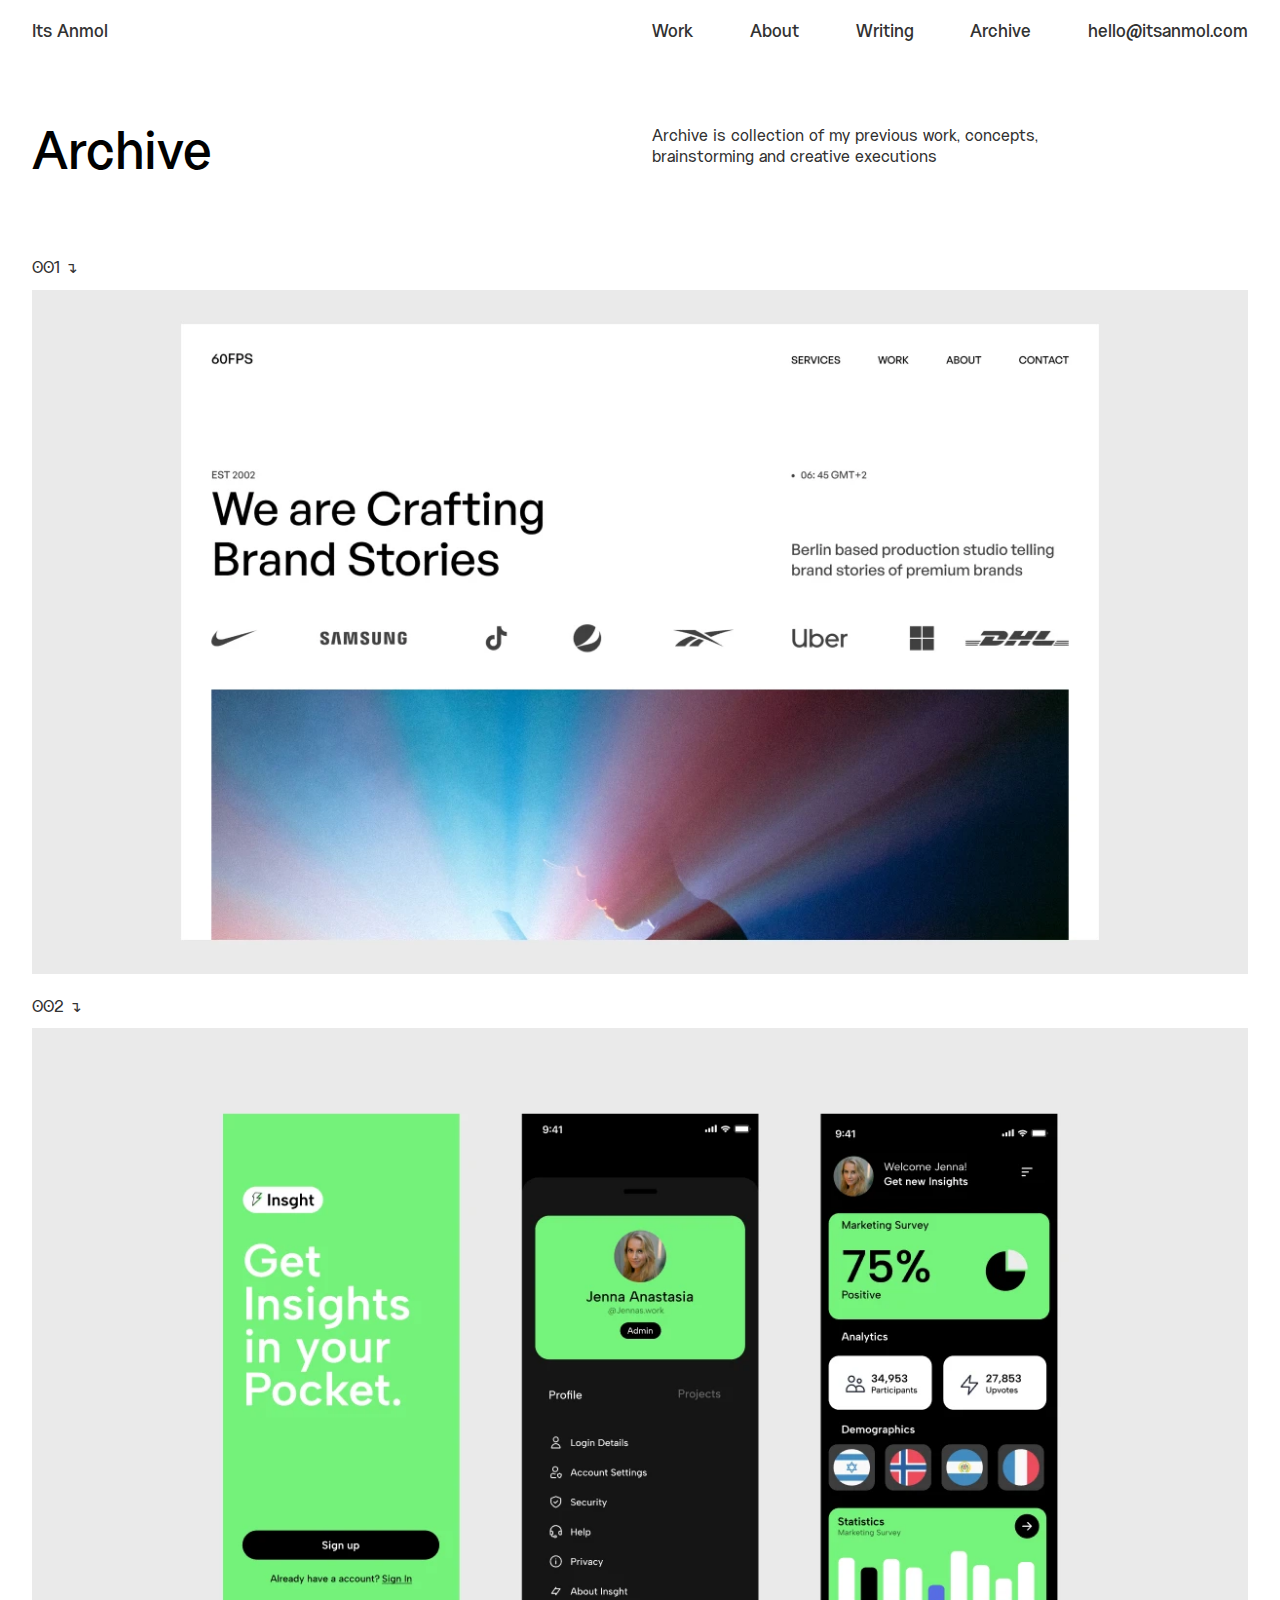
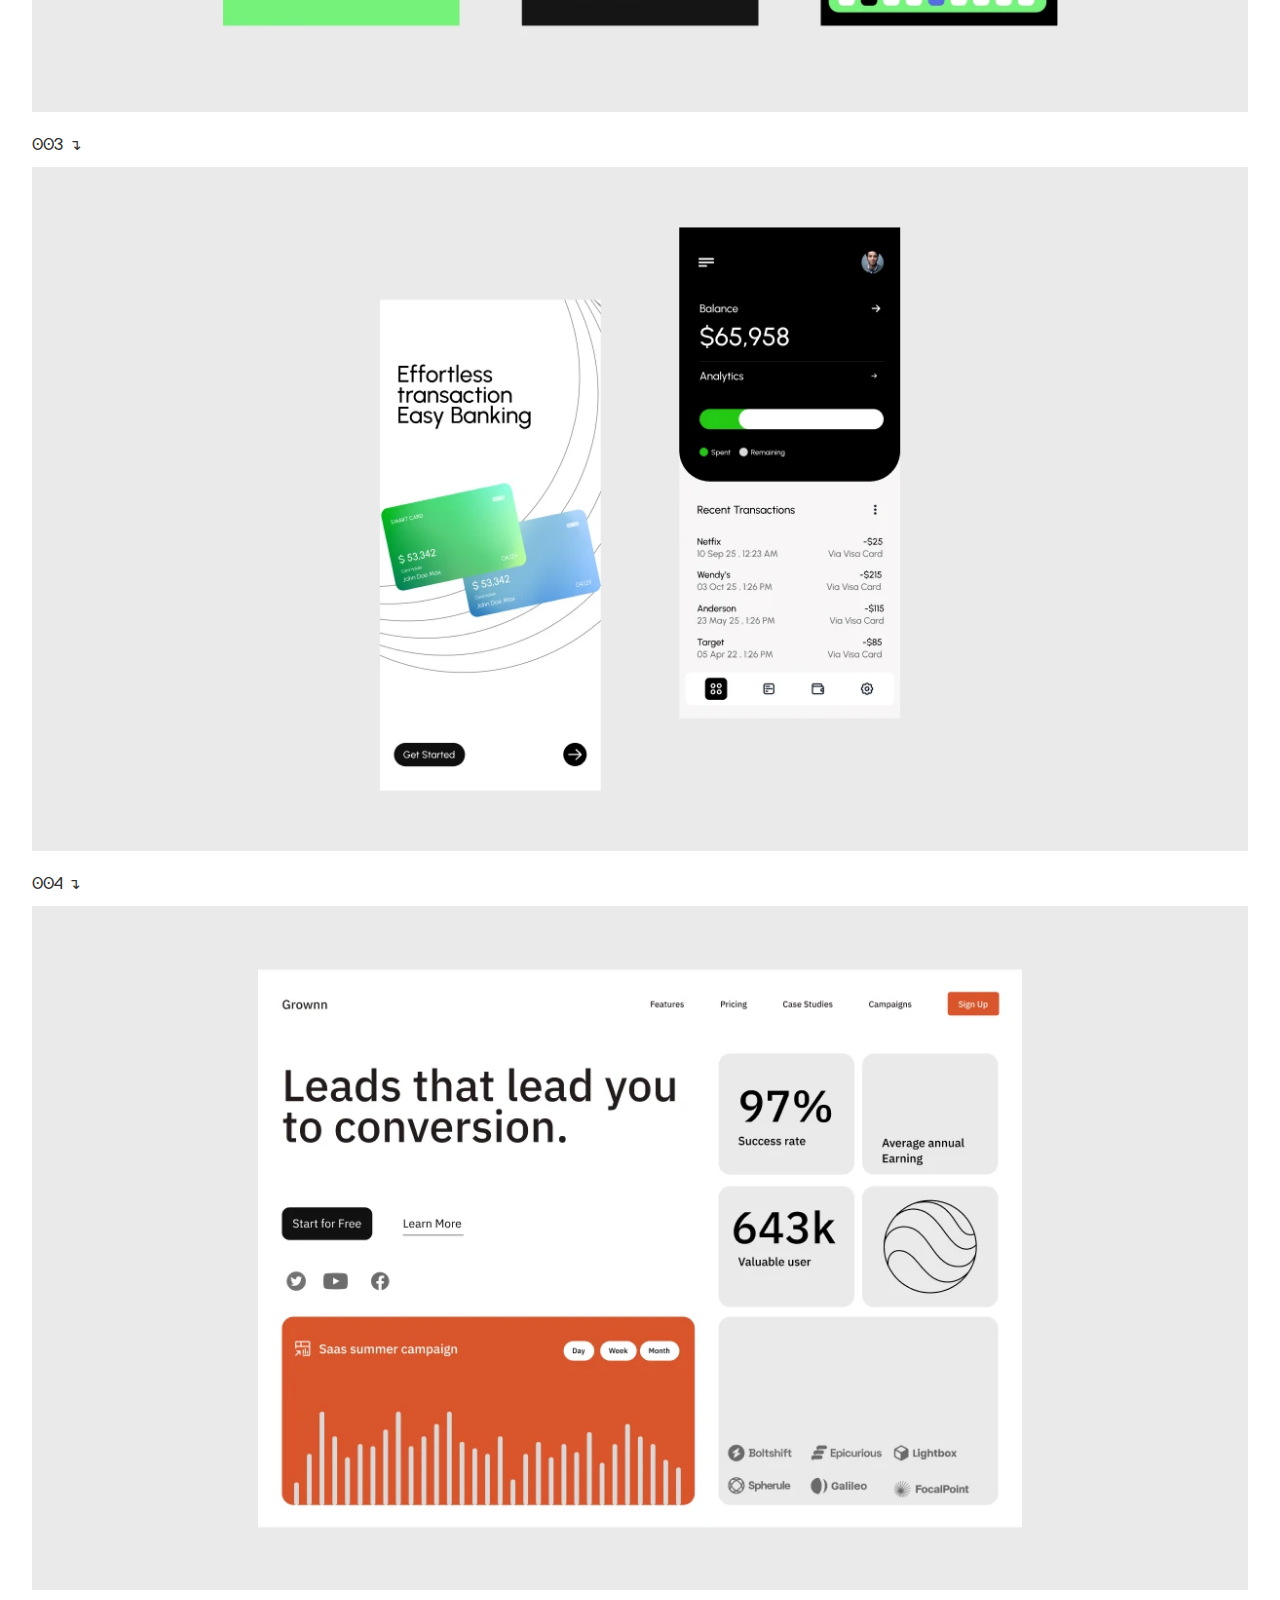
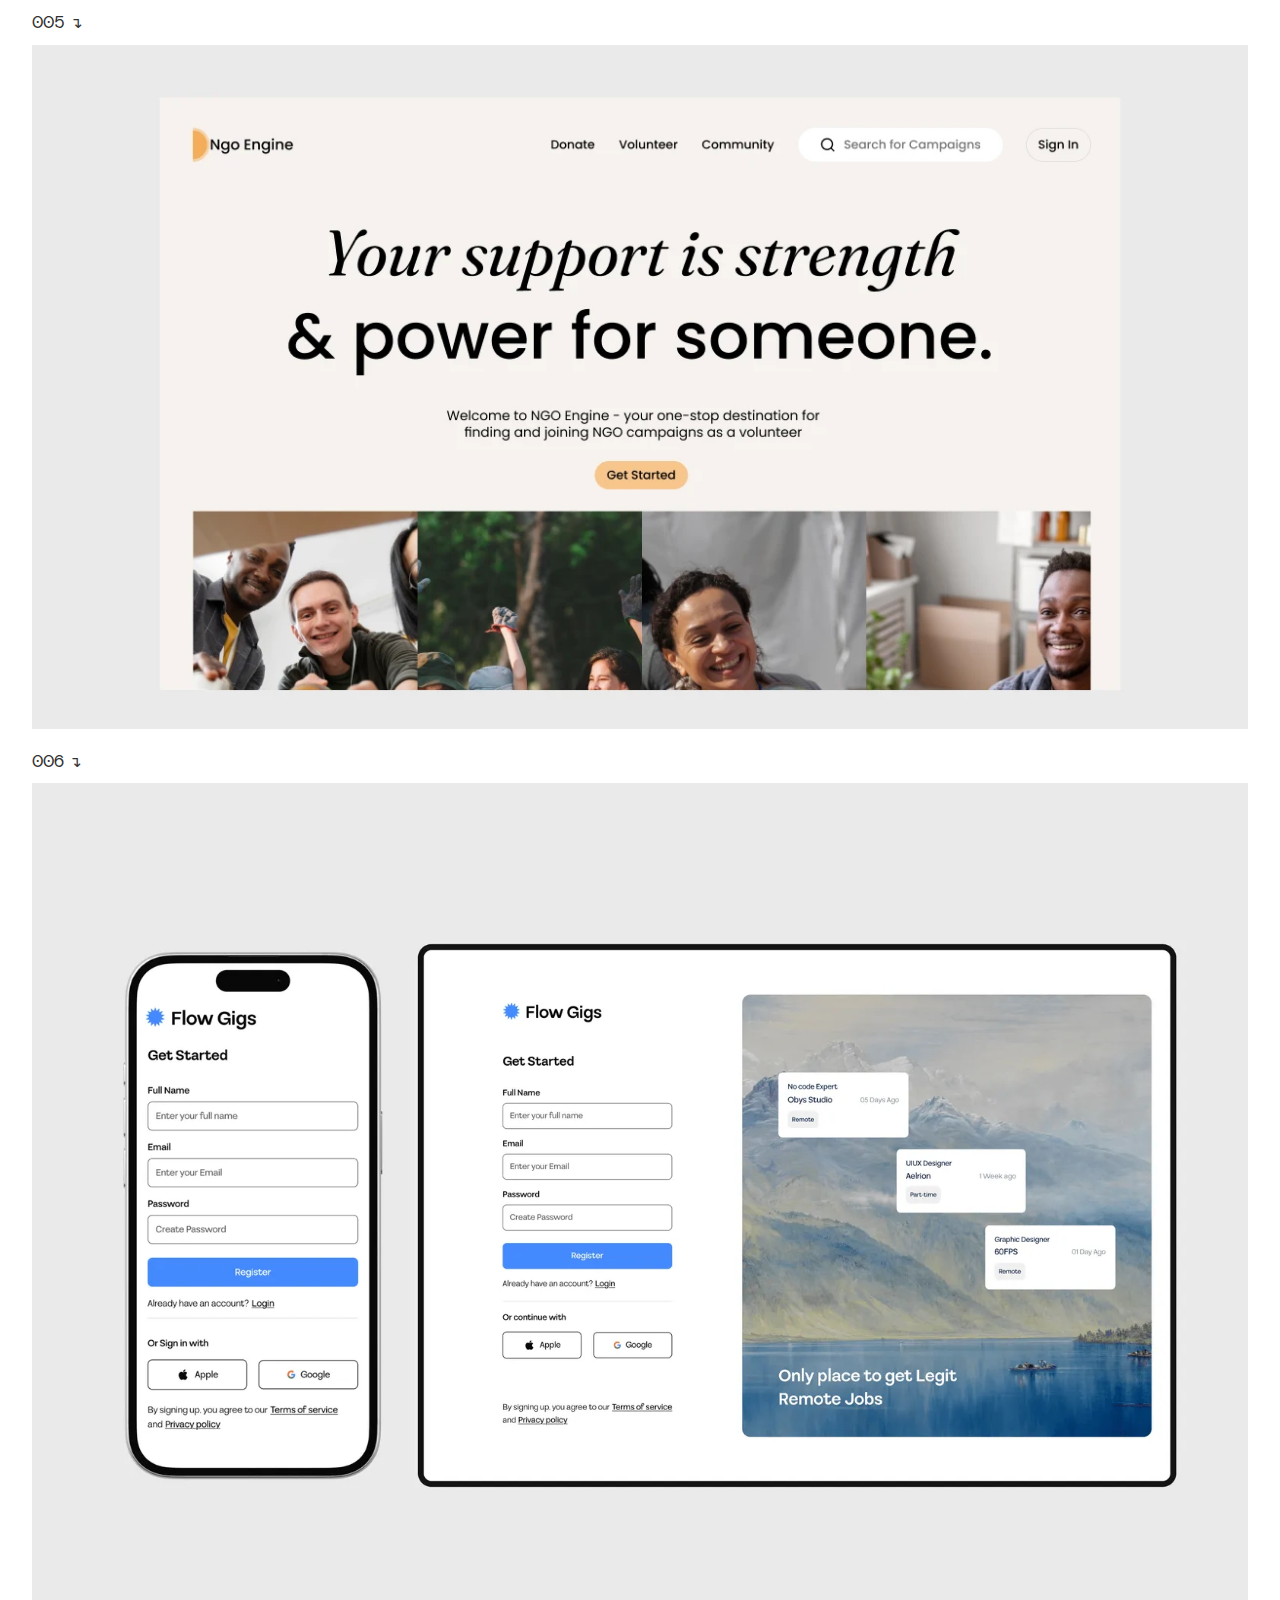
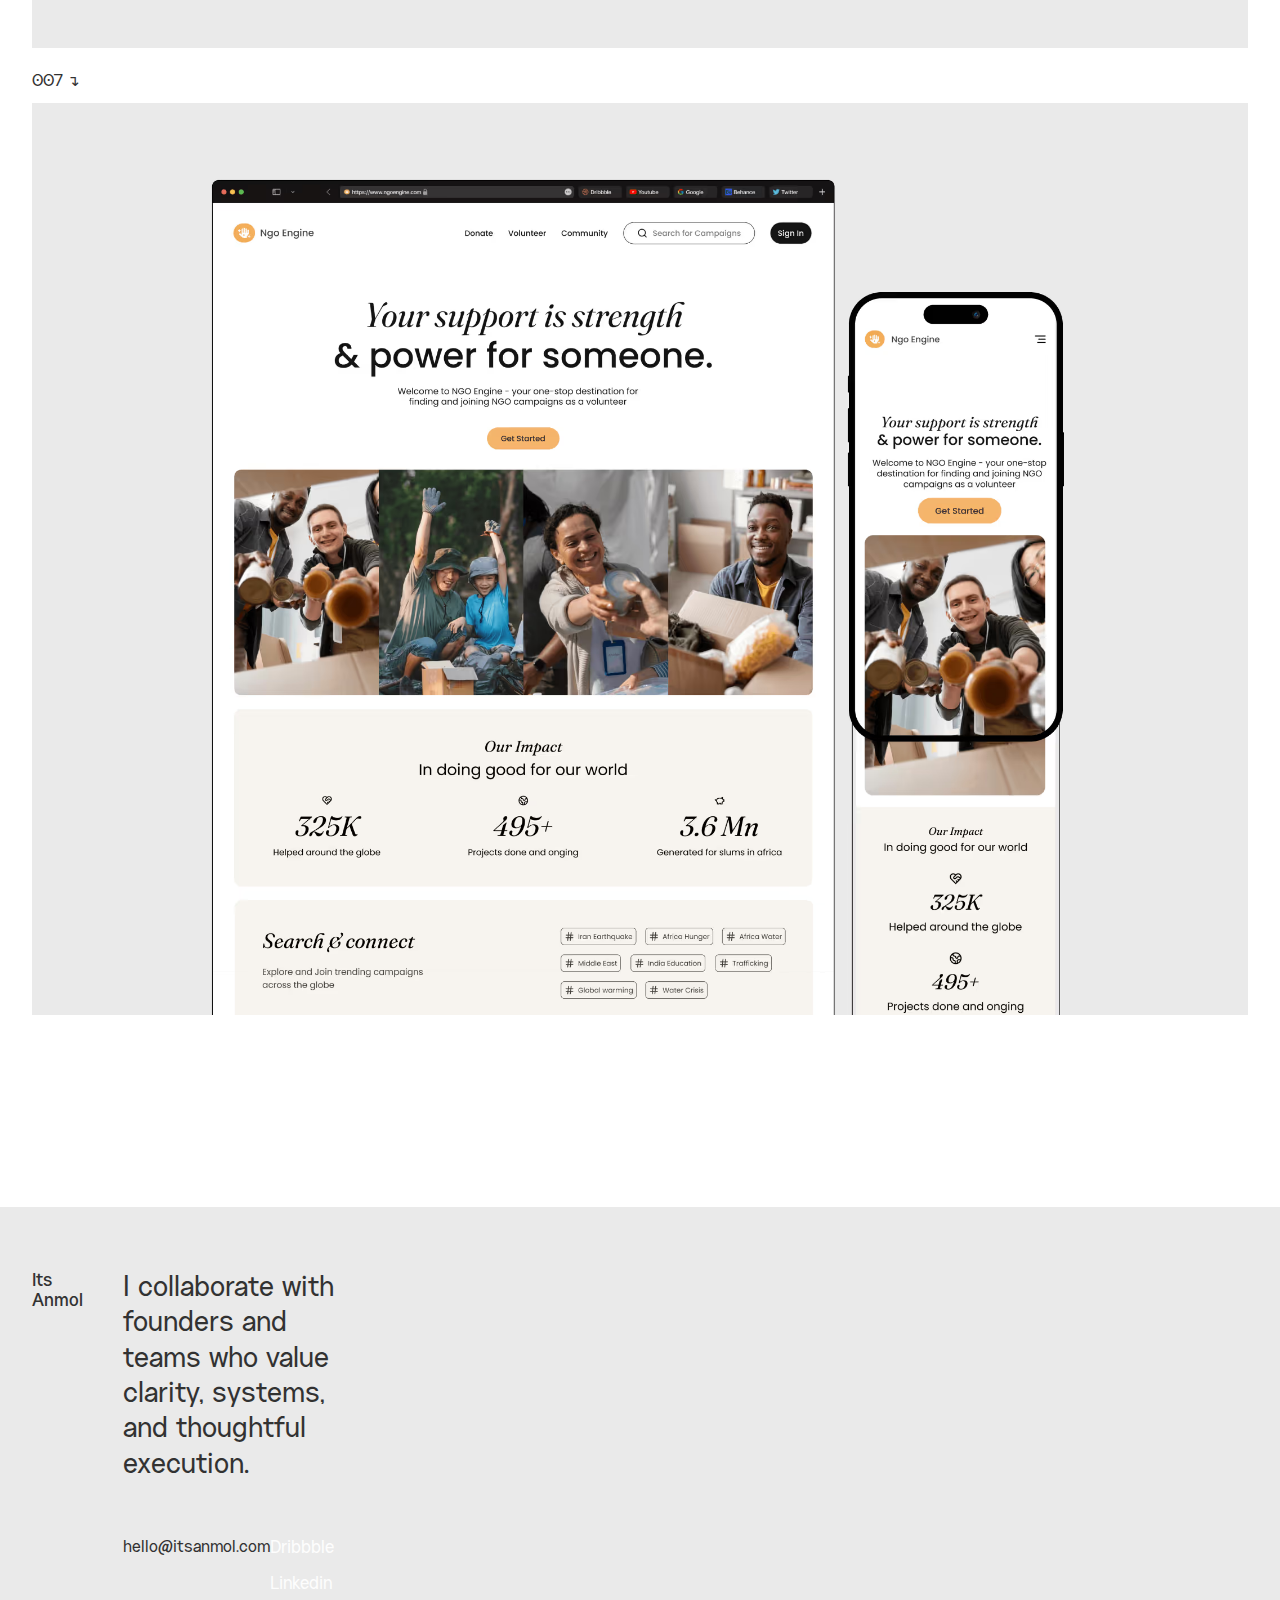
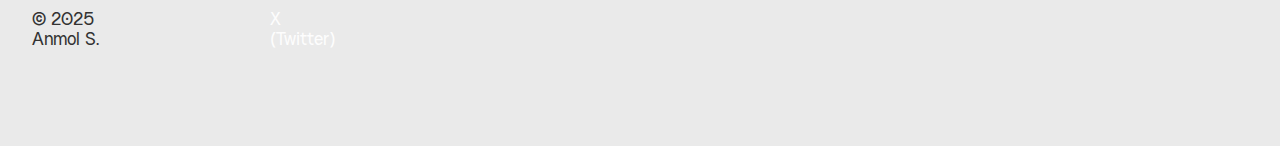
<file: archive.html>
<!DOCTYPE html><!--  Last Published: Wed Feb 11 2026 14:16:20 GMT+0000 (Coordinated Universal Time)  -->
<html data-wf-page="69708dbb880a624b31596c53" data-wf-site="696de0f130f42d347ddee6b7">
<head>
  <meta charset="utf-8">
  <title>Archive</title>
  <meta content="Explore Anmol&#x27;s archive of previous design work, creative concepts, brainstorming sessions, and executions. A collection of UI/UX design projects." name="description">
  <meta content="Archive" property="og:title">
  <meta content="Explore Anmol&#x27;s archive of previous design work, creative concepts, brainstorming sessions, and executions. A collection of UI/UX design projects." property="og:description">
  <meta content="https://cdn.prod.website-files.com/696de0f130f42d347ddee6b7/6982e414b749dfa4b5419115_open%20graph.png" property="og:image">
  <meta content="Archive" property="twitter:title">
  <meta content="Explore Anmol&#x27;s archive of previous design work, creative concepts, brainstorming sessions, and executions. A collection of UI/UX design projects." property="twitter:description">
  <meta property="og:type" content="website">
  <meta content="summary_large_image" name="twitter:card">
  <meta content="width=device-width, initial-scale=1" name="viewport">
  <link href="css/normalize.css" rel="stylesheet" type="text/css">
  <link href="css/components.css" rel="stylesheet" type="text/css">
  <link href="css/itsanmol-work.css" rel="stylesheet" type="text/css">
  <script type="text/javascript">!function(o,c){var n=c.documentElement,t=" w-mod-";n.className+=t+"js",("ontouchstart"in o||o.DocumentTouch&&c instanceof DocumentTouch)&&(n.className+=t+"touch")}(window,document);</script>
  <link href="images/favicon.png" rel="shortcut icon" type="image/x-icon">
  <link href="images/webclip.png" rel="apple-touch-icon">
</head>
<body>
  <div class="page-wrapper">
    <section>
      <div class="container-xl">
        <div class="hero-nav">
          <a id="w-node-f9aafd29-6886-6538-4c9f-efb2ff38b900-ff38b8ff" href="index.html">Its Anmol</a>
          <div id="w-node-f9aafd29-6886-6538-4c9f-efb2ff38b902-ff38b8ff" class="w-layout-hflex hero-nav_wrapper">
            <a href="/#work" class="hero-nav_link">Work</a>
            <a href="about.html" class="hero-nav_link">About</a>
            <a href="https://medium.com/@its-anmol" target="_blank" class="hero-nav_link">Writing</a>
            <a href="archive.html" aria-current="page" class="hero-nav_link w--current">Archive</a>
            <a href="mailto:hello@itsanmol.com" class="hero-nav_link">hello@itsanmol.com</a>
          </div>
          <div class="menu-icon"><img src="images/menu-svg.svg" loading="lazy" data-w-id="73af371d-cb04-77bc-c93c-145fa7279fad" alt="Menu Icon
" class="image"></div>
        </div>
        <div class="archive-header">
          <h1 id="w-node-b64b7dc3-3a9a-e596-91d6-6e91ad7e8710-31596c53">Archive</h1>
          <p id="w-node-dd165a0c-beff-7b0e-c26e-63aa69740e99-31596c53">Archive is collection of my previous work, concepts, brainstorming and creative executions</p>
        </div>
        <div class="w-layout-vflex archive-list">
          <div>
            <p>001 ↴</p><img src="images/a_sd001_sd1x.webp" loading="lazy" sizes="(max-width: 1248px) 100vw, 1248px" srcset="images/a_sd001_sd1x-p-500.webp 500w, images/a_sd001_sd1x-p-800.webp 800w, images/a_sd001_sd1x-p-1080.webp 1080w, images/a_sd001_sd1x.webp 1248w" alt="Website homepage with text &#x27;We are Crafting Brand Stories,&#x27; logos of brands including Nike, Samsung, TikTok, Uber, and DHL, and a background image of a person illuminated by colorful light rays.">
          </div>
          <div>
            <p>002 ↴</p><img src="images/a_sd3_sd1x.webp" loading="lazy" sizes="(max-width: 1248px) 100vw, 1248px" srcset="images/a_sd3_sd1x-p-500.webp 500w, images/a_sd3_sd1x-p-800.webp 800w, images/a_sd3_sd1x-p-1080.webp 1080w, images/a_sd3_sd1x.webp 1248w" alt="Three smartphone screens showing a green and black themed app for insights: sign-up page, user profile for Jenna Anastasia, and marketing survey analytics with demographics and statistics.">
          </div>
          <div>
            <p>003 ↴</p><img src="images/a_sd2_sd1x.webp" loading="lazy" sizes="(max-width: 1248px) 100vw, 1248px" srcset="images/a_sd2_sd1x-p-500.webp 500w, images/a_sd2_sd1x-p-800.webp 800w, images/a_sd2_sd1x-p-1080.webp 1080w, images/a_sd2_sd1x.webp 1248w" alt="Mobile banking app interface showing two credit cards, account balance of $65,958, analytics bar, and recent transactions list.">
          </div>
          <div>
            <p>004 ↴</p><img src="images/a_sd4_sd1x.webp" loading="lazy" sizes="(max-width: 1248px) 100vw, 1248px" srcset="images/a_sd4_sd1x-p-500.webp 500w, images/a_sd4_sd1x-p-800.webp 800w, images/a_sd4_sd1x-p-1080.webp 1080w, images/a_sd4_sd1x.webp 1248w" alt="Dashboard interface showing leads conversion with metrics: 97% success rate, 643k valuable users, and a Saas summer campaign bar chart.">
          </div>
          <div>
            <p>005 ↴</p><img src="images/a_sd5_sd1x.webp" loading="lazy" sizes="(max-width: 1248px) 100vw, 1248px" srcset="images/a_sd5_sd1x-p-500.webp 500w, images/a_sd5_sd1x-p-800.webp 800w, images/a_sd5_sd1x-p-1080.webp 1080w, images/a_sd5_sd1x.webp 1248w" alt="NGO Engine homepage with navigation links and a prominent message: &#x27;Your support is strength &amp; power for someone.&#x27; Featuring a Get Started button and partial images of smiling diverse volunteers.">
          </div>
          <div>
            <p>006 ↴</p><img src="images/Desktop---2.avif" loading="lazy" sizes="(max-width: 2880px) 100vw, 2880px" srcset="images/Desktop---2-p-500.avif 500w, images/Desktop---2-p-800.avif 800w, images/Desktop---2-p-1080.avif 1080w, images/Desktop---2-p-1600.avif 1600w, images/Desktop---2.avif 2880w" alt="Flow Gigs registration form on mobile and desktop screens with fields for full name, email, password, and options to register or sign in with Apple or Google; desktop screen also shows a scenic lake and mountain background with remote job listings.">
          </div>
          <div>
            <p>007 ↴</p><img src="images/ngo-ig-post-5.avif" loading="lazy" sizes="(max-width: 2160px) 100vw, 2160px" srcset="images/ngo-ig-post-5-p-500.avif 500w, images/ngo-ig-post-5-p-800.avif 800w, images/ngo-ig-post-5-p-1080.avif 1080w, images/ngo-ig-post-5.avif 2160w" alt="NGO Engine website homepage mockup showing volunteer photos, impact stats, search for campaigns, with desktop and mobile views.">
          </div>
        </div>
      </div>
    </section>
    <section class="section-footer">
      <div class="container-xl">
        <div class="footer-wrap">
          <div id="w-node-a2ed0ba7-4f63-ce02-1e56-86f8fda9343a-fda93437" class="footer-left">
            <a href="index.html">Its Anmol</a>
            <div class="footer-caption"><strong class="bold-text">© 2025 Anmol S.</strong></div>
          </div>
          <div id="w-node-a2ed0ba7-4f63-ce02-1e56-86f8fda93440-fda93437" class="footer-right">
            <p class="footer-para">I collaborate with founders and teams who value clarity, systems, and thoughtful execution.</p>
            <div class="w-layout-hflex footer-right-btm">
              <p>hello@itsanmol.com</p>
              <div class="w-layout-hflex footer-link_wrapper">
                <a href="https://dribbble.com/itsanmol" target="_blank" class="footer-link">Dribbble</a>
                <a href="https://www.linkedin.com/in/its-anmol/" target="_blank" class="footer-link">Linkedin</a>
                <a href="https://x.com/Itis_Anmol" target="_blank" class="footer-link">X (Twitter)</a>
              </div>
            </div>
          </div>
        </div>
      </div>
    </section>
  </div>
  <script src="https://d3e54v103j8qbb.cloudfront.net/js/jquery-3.5.1.min.dc5e7f18c8.js?site=696de0f130f42d347ddee6b7" type="text/javascript" integrity="sha256-9/aliU8dGd2tb6OSsuzixeV4y/faTqgFtohetphbbj0=" crossorigin="anonymous"></script>
  <script src="js/itsanmol-work.js" type="text/javascript"></script>
</body>
</html>
</file>
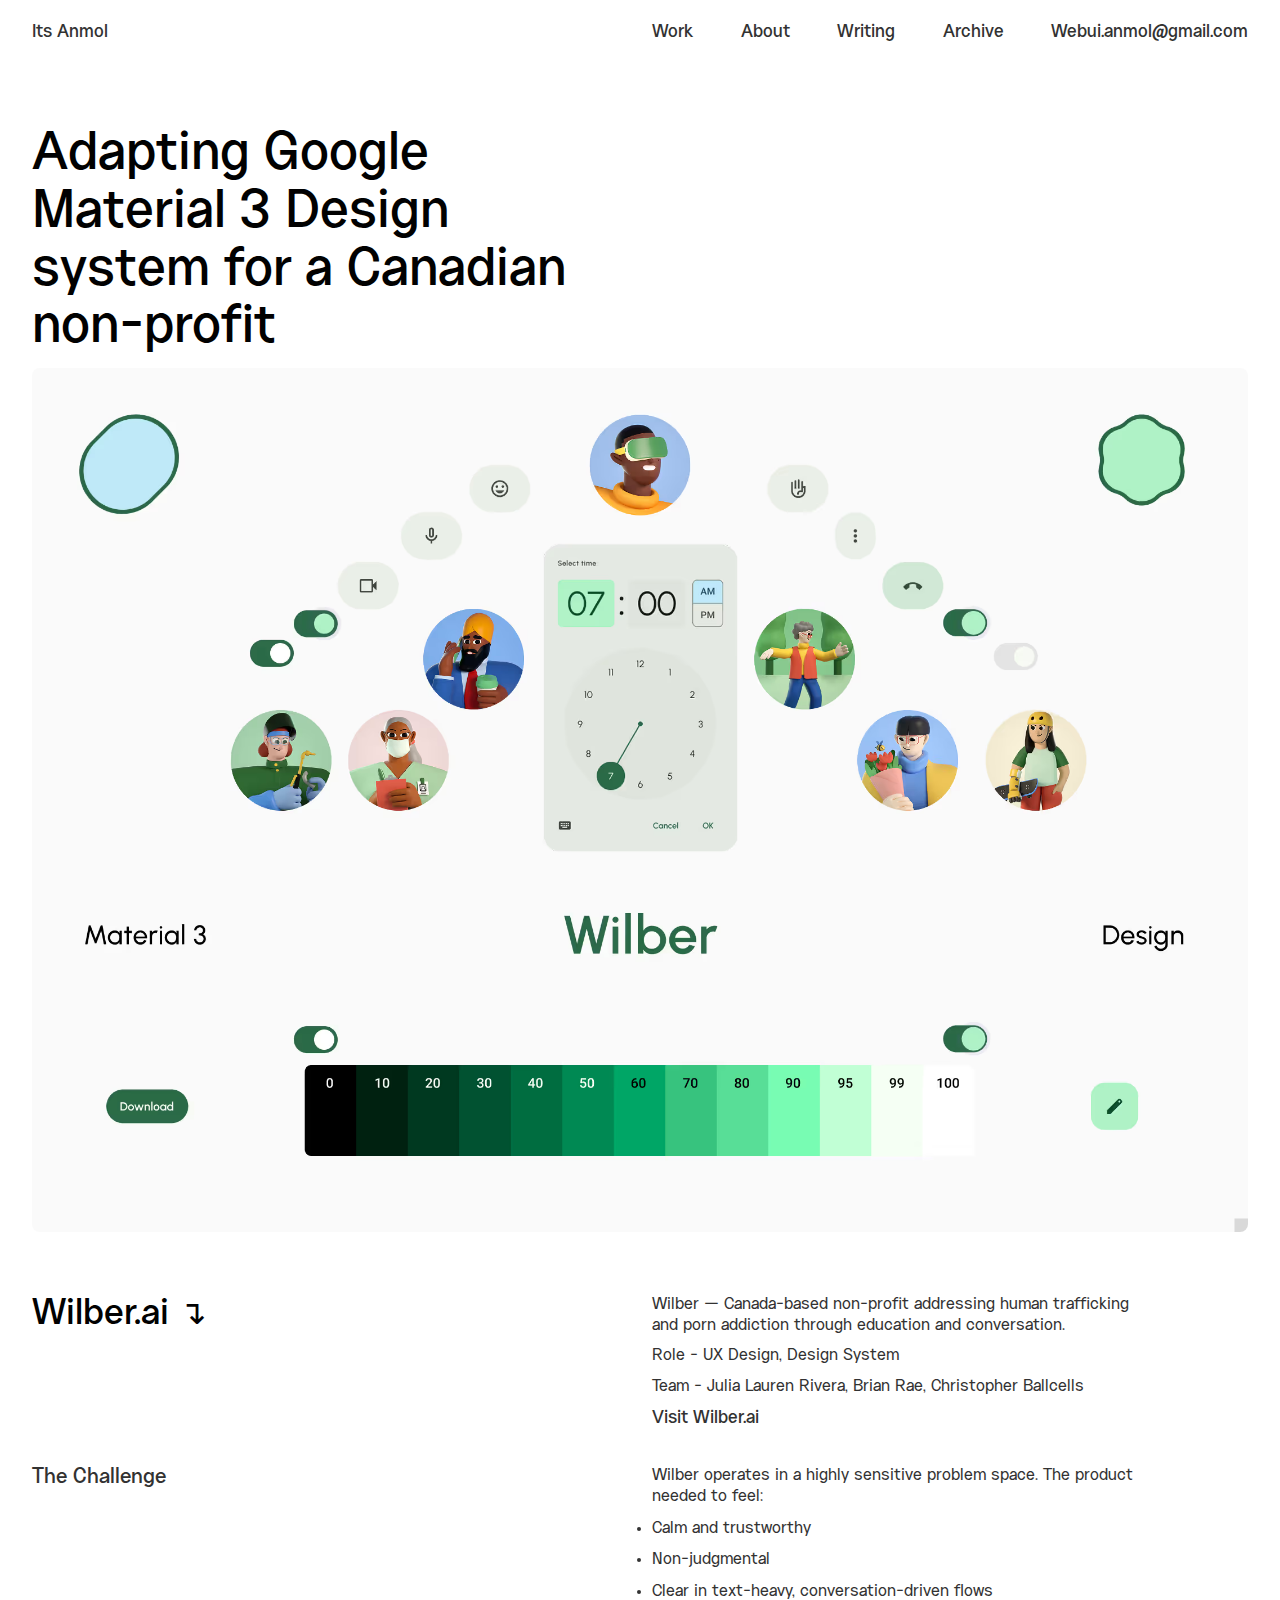
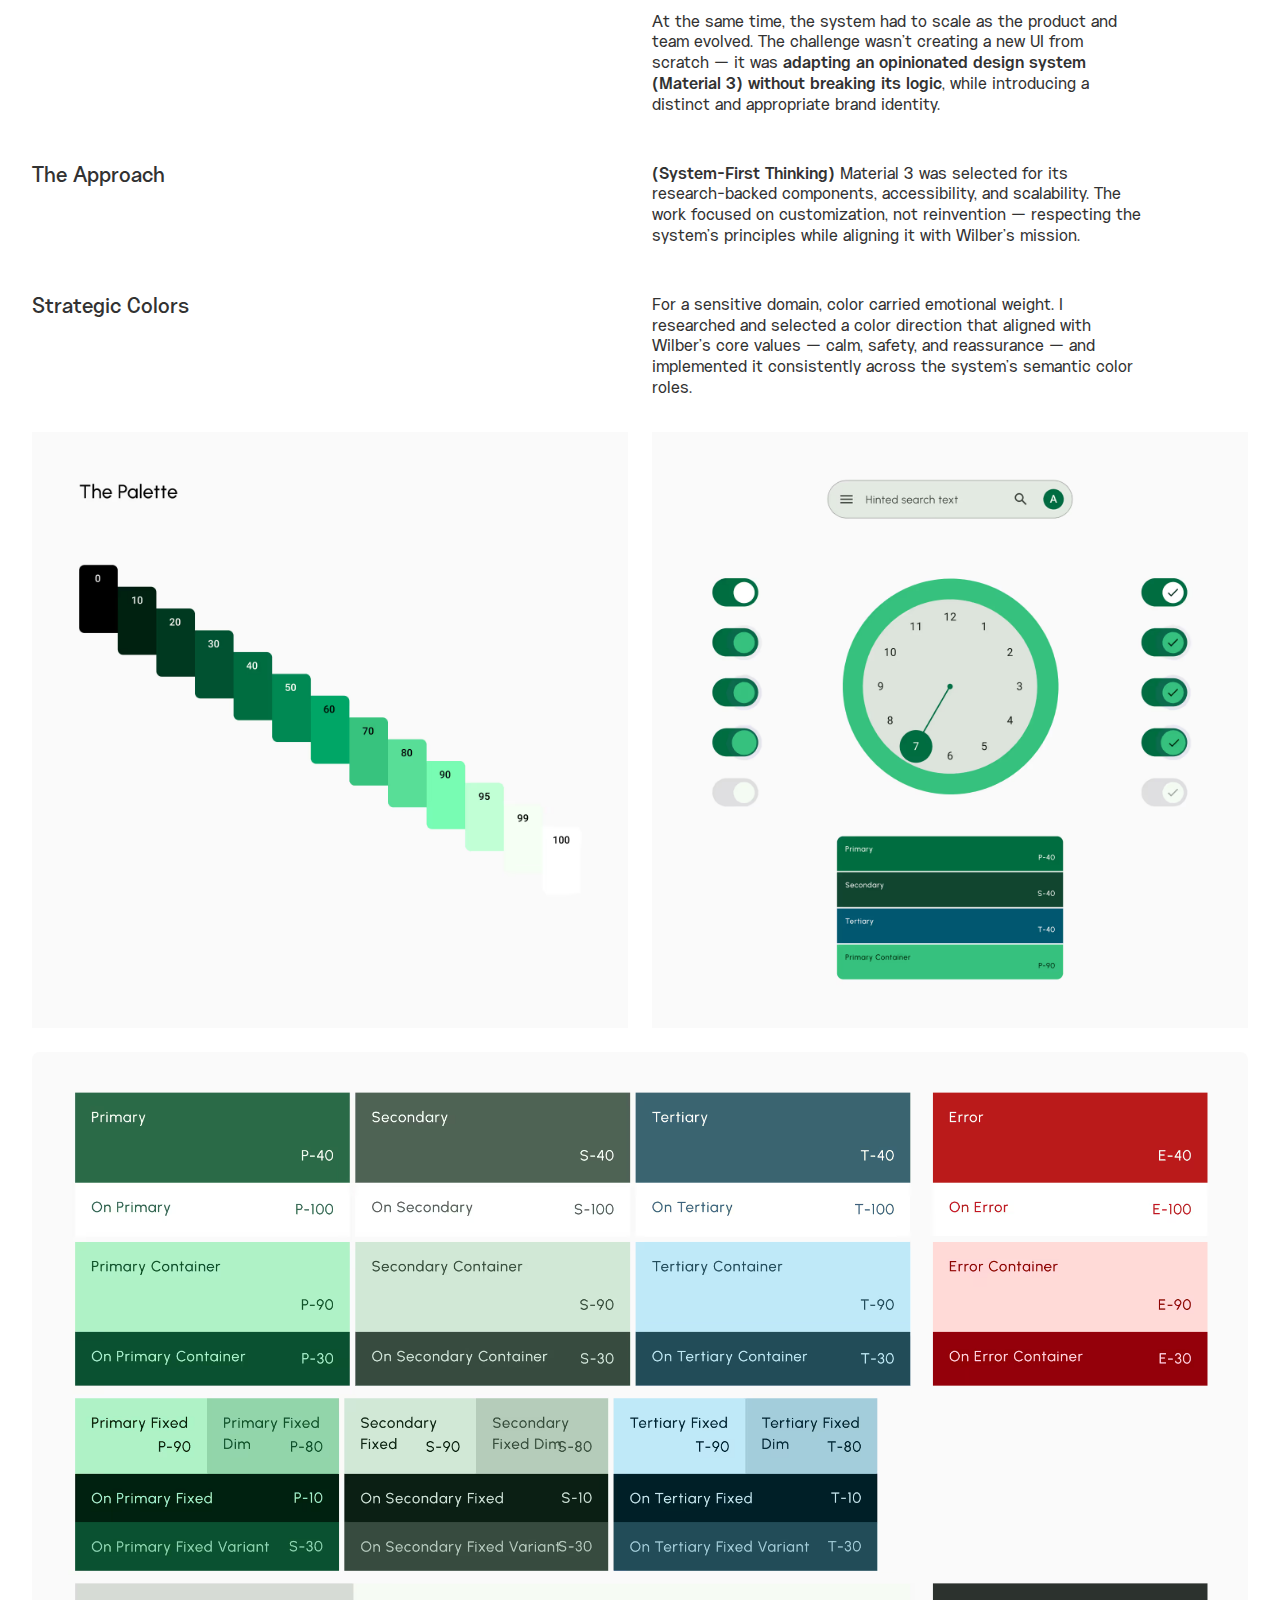
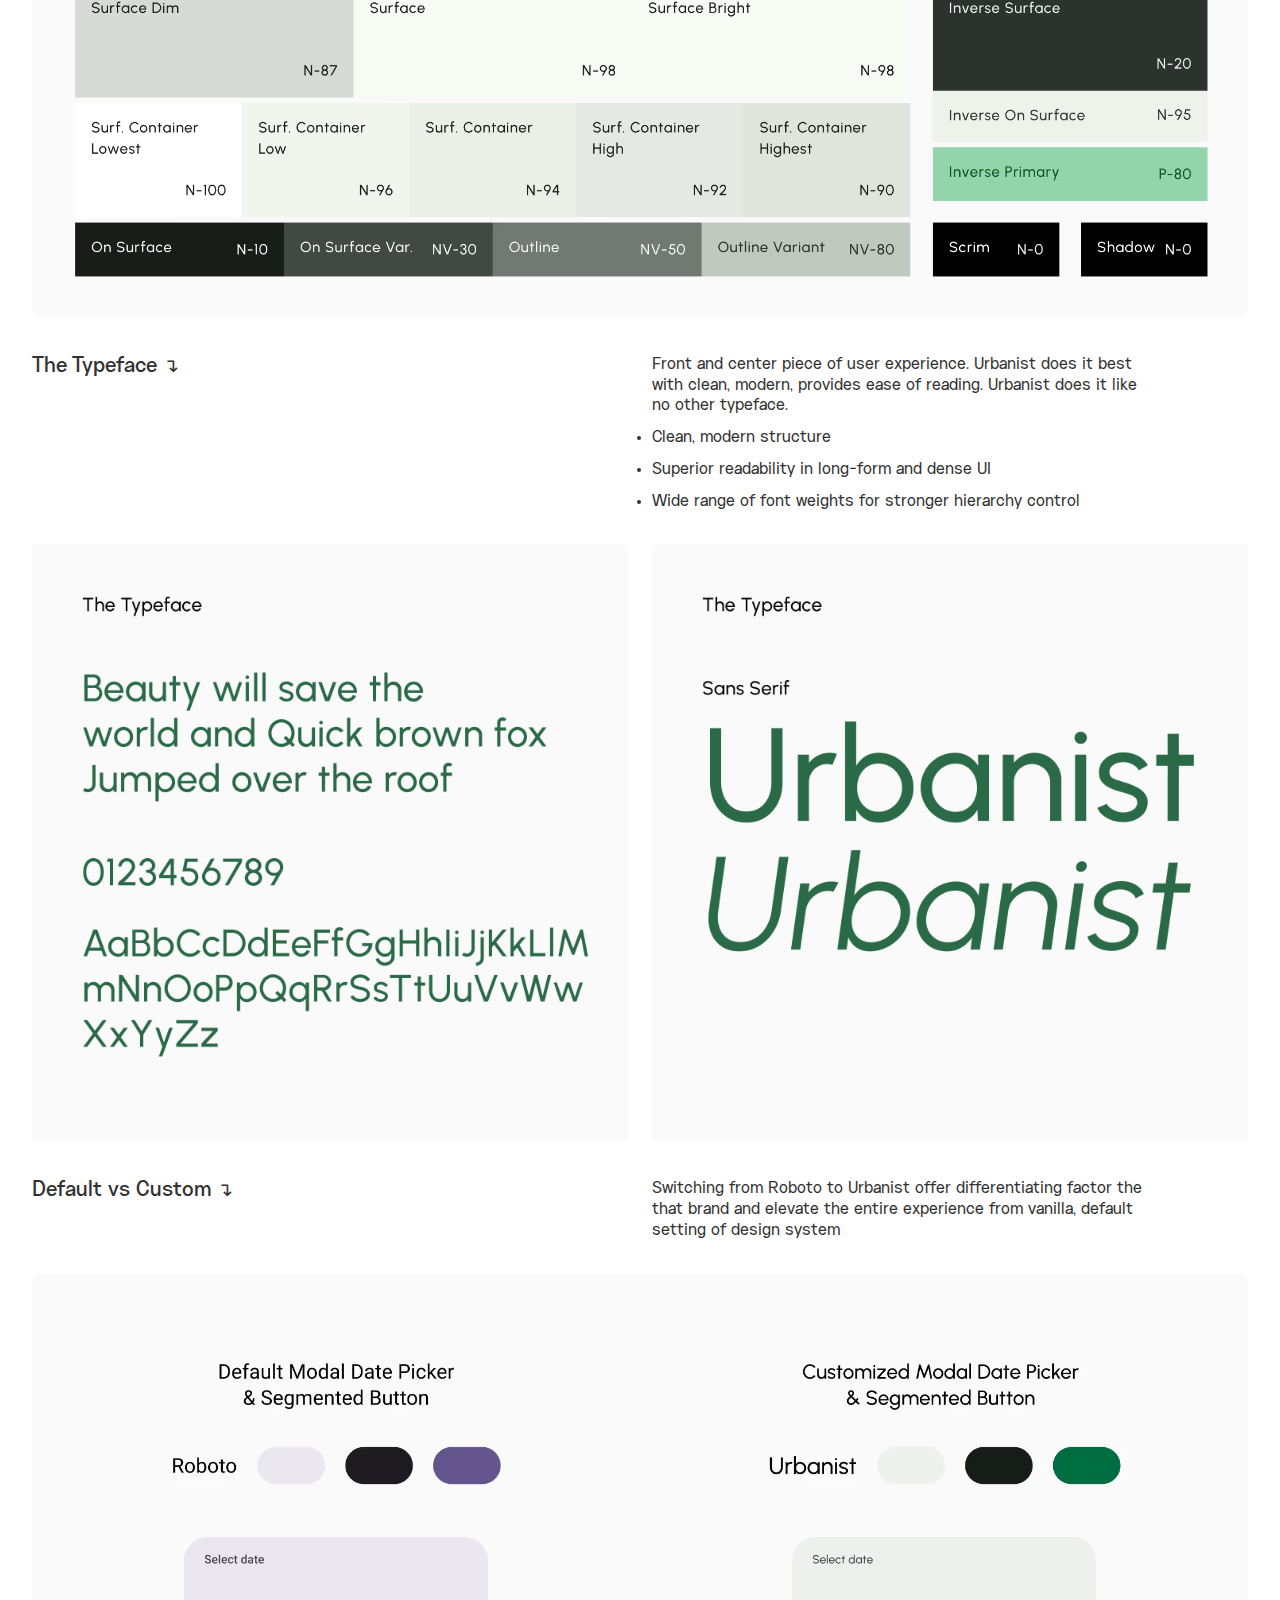
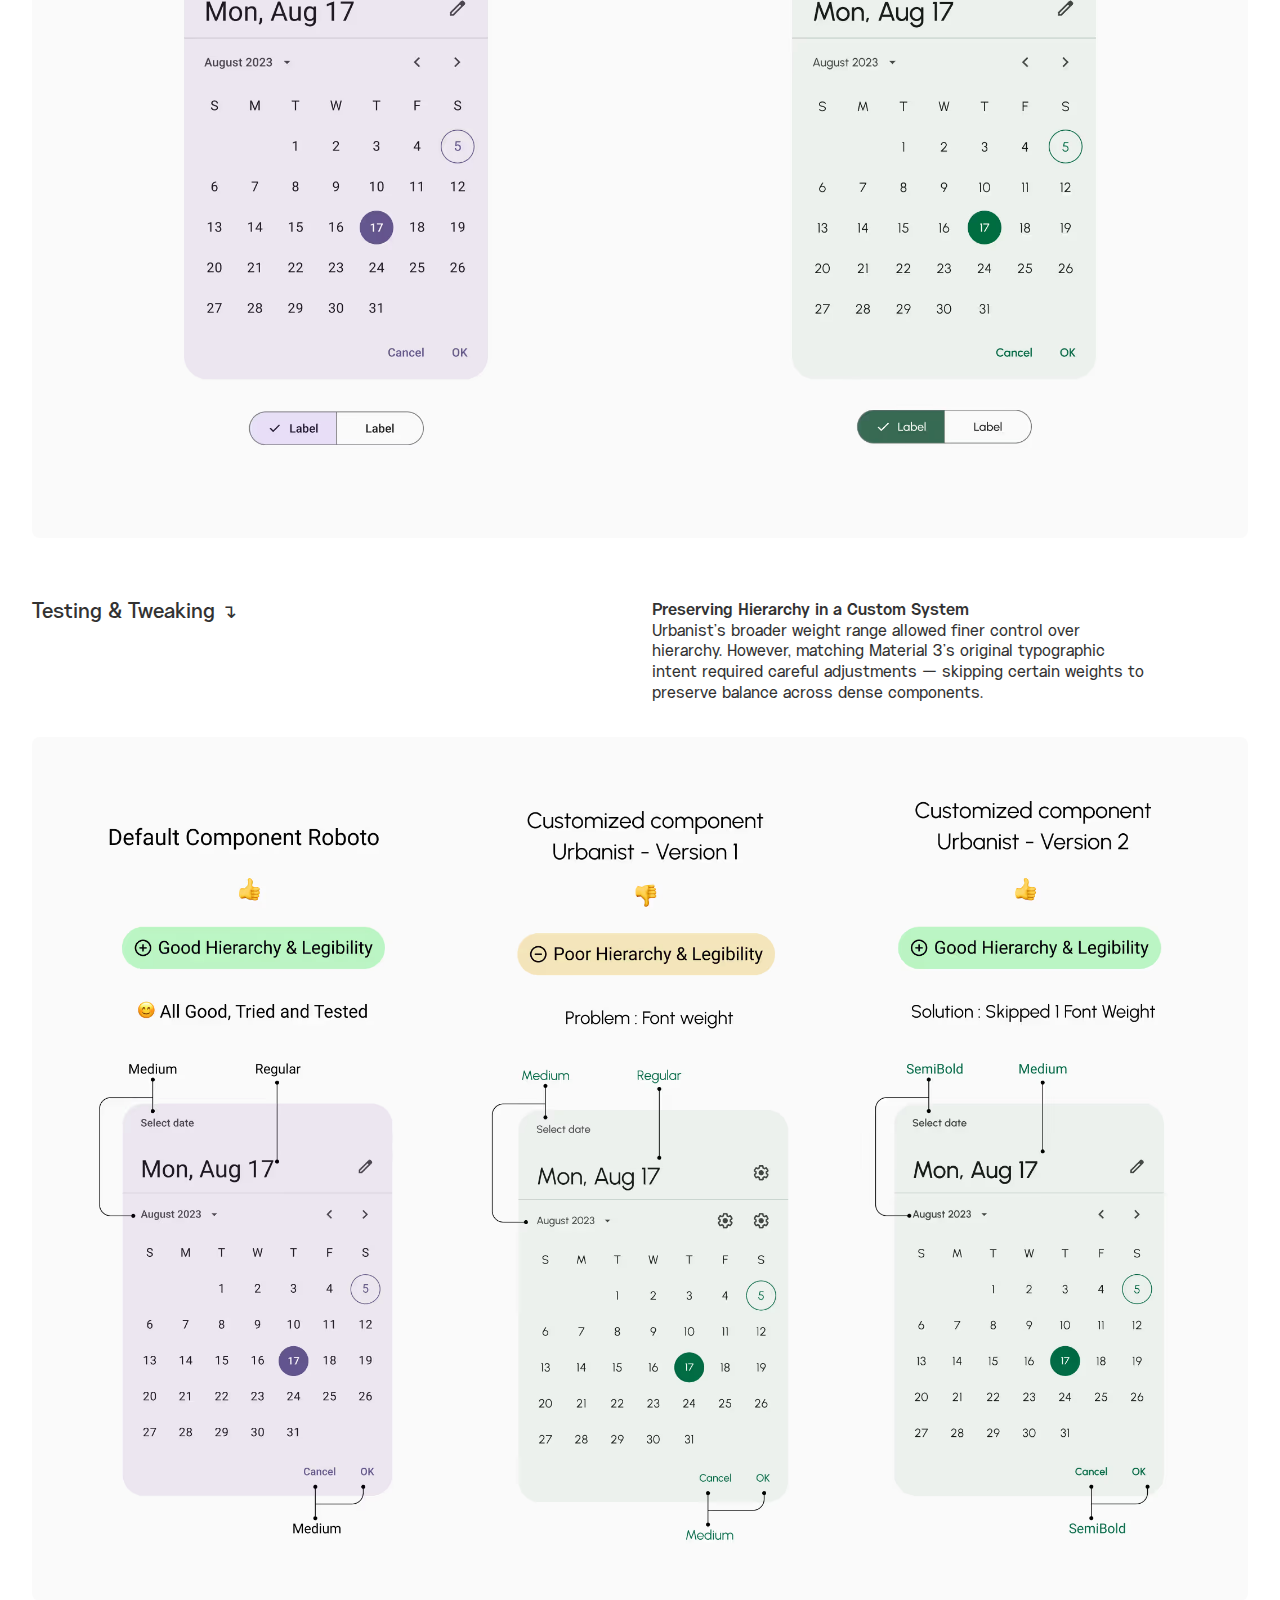
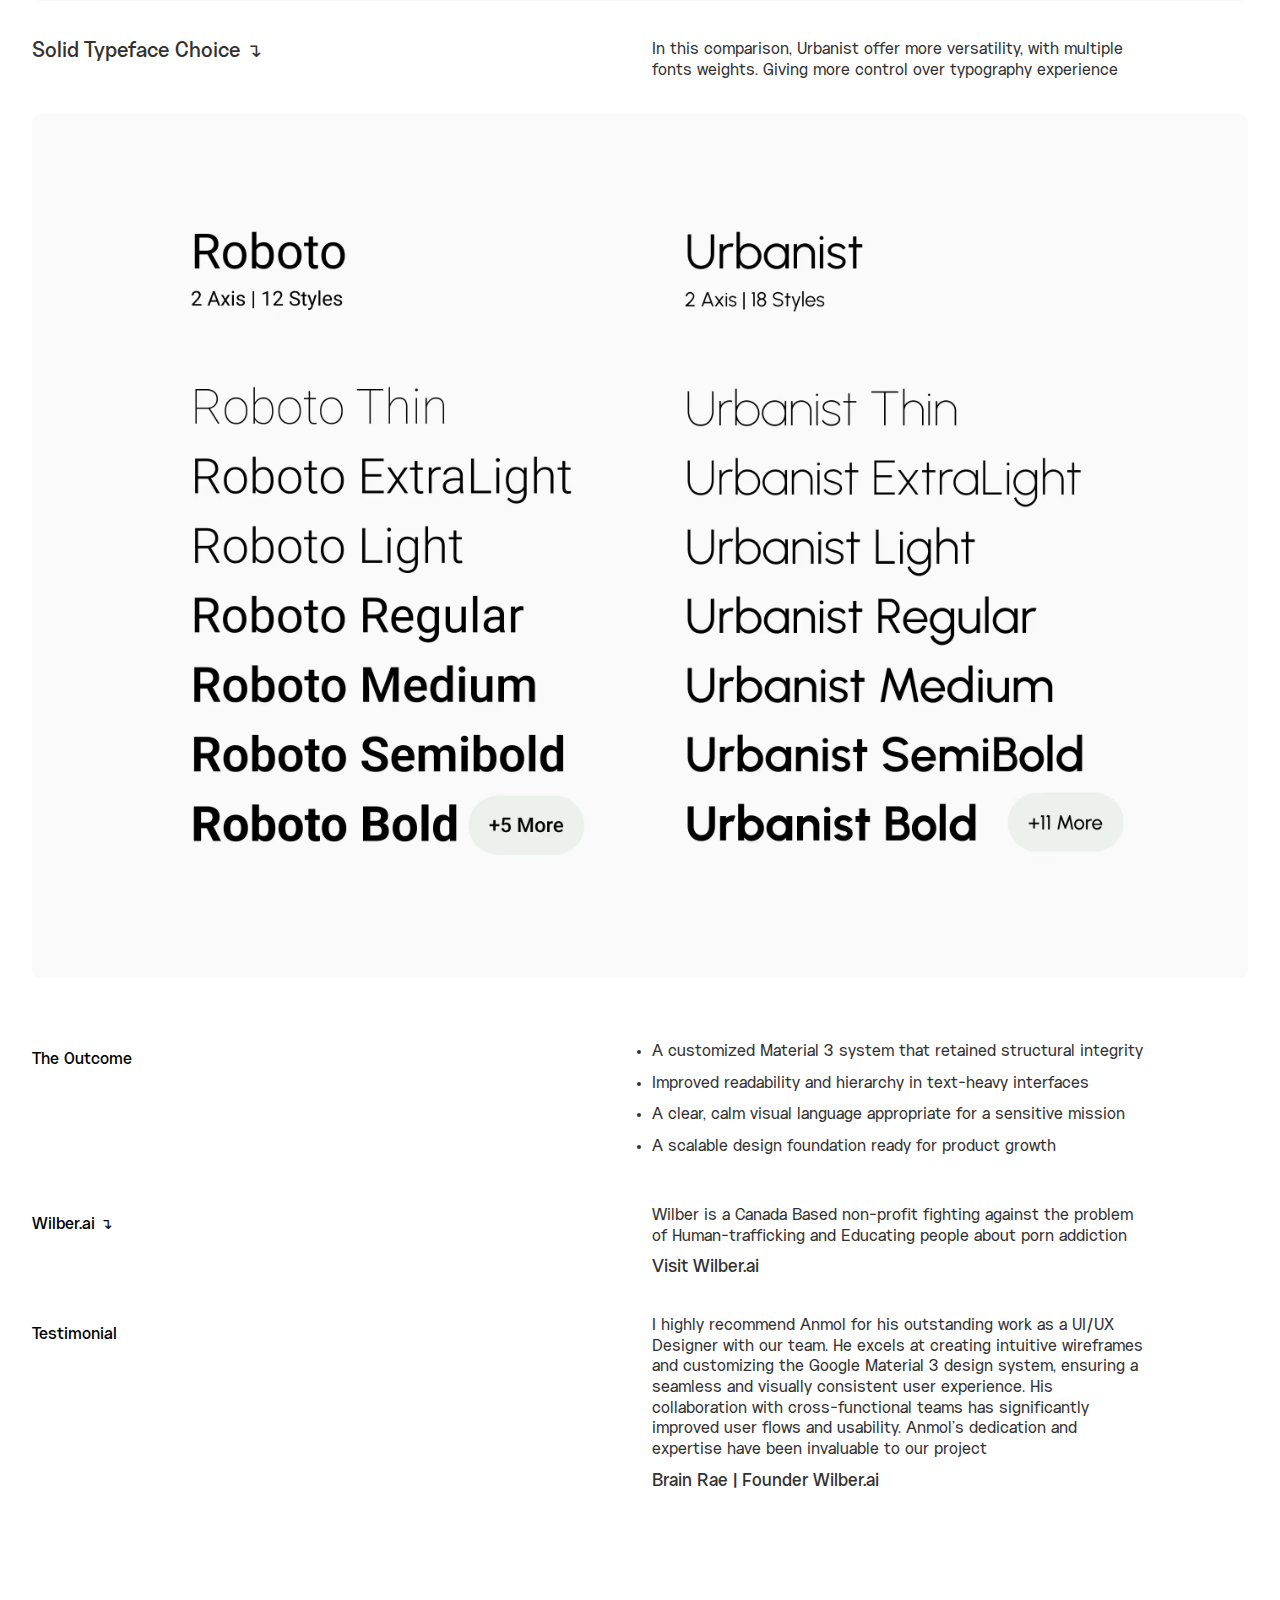
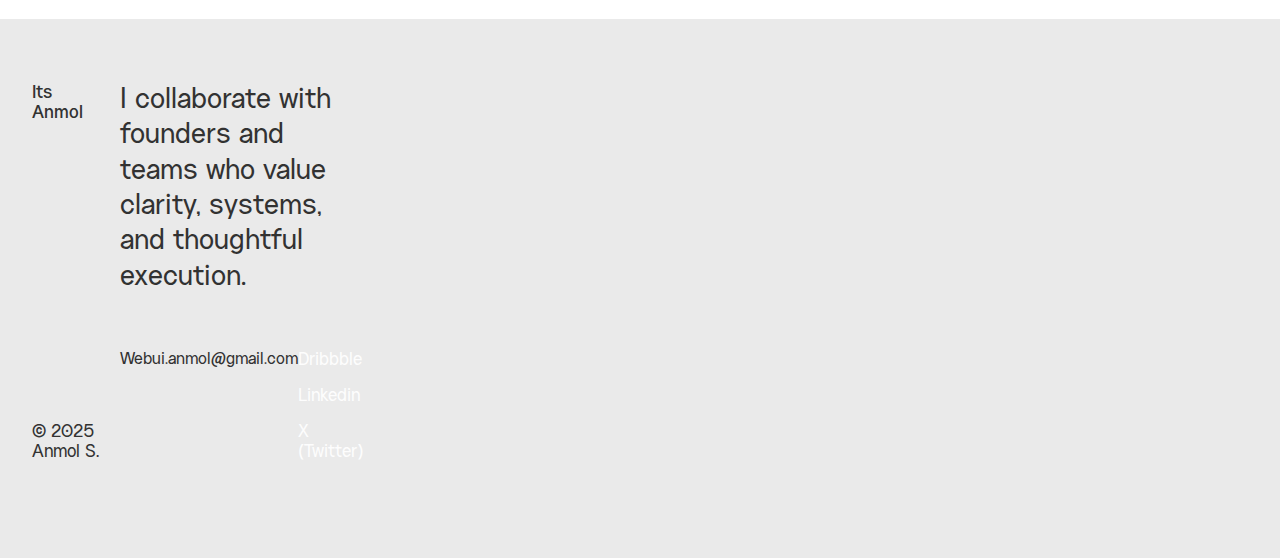
<file: wilber.html>
<!DOCTYPE html><!--  Last Published: Wed Feb 11 2026 14:16:20 GMT+0000 (Coordinated Universal Time)  -->
<html data-wf-page="697056f7f91db0f728d7a7fd" data-wf-site="696de0f130f42d347ddee6b7">
<head>
  <meta charset="utf-8">
  <title>Wilber</title>
  <meta content="How I adapted Google Material 3 for Wilber, a Canadian non-profit addressing human trafficking. Custom design system with strategic colors and typography." name="description">
  <meta content="Wilber" property="og:title">
  <meta content="How I adapted Google Material 3 for Wilber, a Canadian non-profit addressing human trafficking. Custom design system with strategic colors and typography." property="og:description">
  <meta content="https://cdn.prod.website-files.com/696de0f130f42d347ddee6b7/6982e414b749dfa4b5419115_open%20graph.png" property="og:image">
  <meta content="Wilber" property="twitter:title">
  <meta content="How I adapted Google Material 3 for Wilber, a Canadian non-profit addressing human trafficking. Custom design system with strategic colors and typography." property="twitter:description">
  <meta property="og:type" content="website">
  <meta content="summary_large_image" name="twitter:card">
  <meta content="width=device-width, initial-scale=1" name="viewport">
  <link href="css/normalize.css" rel="stylesheet" type="text/css">
  <link href="css/components.css" rel="stylesheet" type="text/css">
  <link href="css/itsanmol-work.css" rel="stylesheet" type="text/css">
  <script type="text/javascript">!function(o,c){var n=c.documentElement,t=" w-mod-";n.className+=t+"js",("ontouchstart"in o||o.DocumentTouch&&c instanceof DocumentTouch)&&(n.className+=t+"touch")}(window,document);</script>
  <link href="images/favicon.png" rel="shortcut icon" type="image/x-icon">
  <link href="images/webclip.png" rel="apple-touch-icon">
</head>
<body>
  <div class="page-wrapper">
    <section>
      <div class="container-xl">
        <div class="hero-nav">
          <a id="w-node-f9aafd29-6886-6538-4c9f-efb2ff38b900-ff38b8ff" href="index.html">Its Anmol</a>
          <div id="w-node-f9aafd29-6886-6538-4c9f-efb2ff38b902-ff38b8ff" class="w-layout-hflex hero-nav_wrapper">
            <a href="/#work" class="hero-nav_link">Work</a>
            <a href="about.html" class="hero-nav_link">About</a>
            <a href="https://medium.com/@its-anmol" target="_blank" class="hero-nav_link">Writing</a>
            <a href="archive.html" class="hero-nav_link">Archive</a>
            <a href="mailto:webui.anmol@gmail.com" class="hero-nav_link">Webui.anmol@gmail.com</a>
          </div>
          <div class="menu-icon"><img src="images/menu-svg.svg" loading="lazy" data-w-id="73af371d-cb04-77bc-c93c-145fa7279fad" alt="Menu Icon
" class="image"></div>
        </div>
        <div class="work-hero">
          <div class="work-heading-wrapper">
            <h1 id="w-node-bd25b34f-0b84-342b-c14c-e36f8922677f-28d7a7fd">Adapting Google Material 3 Design system for a Canadian non-profit</h1>
          </div>
          <div class="image-wrapper"><img src="images/wilber-header.avif" loading="lazy" sizes="(max-width: 2160px) 100vw, 2160px, 100vw" srcset="images/wilber-header-p-500.avif 500w, images/wilber-header-p-800.avif 800w, images/wilber-header-p-1080.avif 1080w, images/wilber-header.avif 2160w" alt="Interface design for Wilber featuring animated avatars, a clock time selector set to 7:00 AM, toggle switches, and a gradient color scale bar from black to white with green shades."></div>
        </div>
        <div class="spacer-sm"></div>
        <div class="info-wrapper">
          <h3 id="w-node-_618b2ee3-984a-34ff-5750-d8be68f600e9-28d7a7fd">Wilber.ai ↴</h3>
          <div id="w-node-_618b2ee3-984a-34ff-5750-d8be68f600eb-28d7a7fd">
            <p>Wilber — Canada-based non-profit addressing human trafficking and porn addiction through education and conversation.</p>
            <p>Role - UX Design, Design System</p>
            <p>Team - Julia Lauren Rivera, Brian Rae, Christopher Ballcells</p>
            <a href="https://www.wilber.ai/" target="_blank">Visit Wilber.ai</a>
          </div>
        </div>
      </div>
    </section>
    <section>
      <div class="container-xl">
        <div class="info-wrapper">
          <h5 id="w-node-c39ac59e-cd4e-6a93-f049-3c3dd9d9144e-28d7a7fd">The Challenge</h5>
          <div id="w-node-c39ac59e-cd4e-6a93-f049-3c3dd9d91450-28d7a7fd">
            <p>Wilber operates in a highly sensitive problem space. The product needed to feel:</p>
            <ul role="list" class="case-list">
              <li>
                <p>Calm and trustworthy</p>
              </li>
              <li>
                <p>Non-judgmental</p>
              </li>
              <li>
                <p>Clear in text-heavy, conversation-driven flows</p>
              </li>
            </ul>
            <p>At the same time, the system had to scale as the product and team evolved. The challenge wasn’t creating a new UI from scratch — it was <strong>adapting an opinionated design system (Material 3) without breaking its logic</strong>, while introducing a distinct and appropriate brand identity.</p>
          </div>
        </div>
        <div class="info-wrapper">
          <h5 id="w-node-d065f733-0874-132a-f8fb-07722e9fc869-28d7a7fd">The Approach</h5>
          <div id="w-node-d065f733-0874-132a-f8fb-07722e9fc86b-28d7a7fd">
            <p><strong>(System-First Thinking) </strong>Material 3 was selected for its research-backed components, accessibility, and scalability. The work focused on customization, not reinvention — respecting the system’s principles while aligning it with Wilber’s mission.</p>
          </div>
        </div>
        <div class="info-wrapper">
          <h5 id="w-node-_321a0a83-292d-c7c3-62ce-9ab20a849be7-28d7a7fd">Strategic Colors</h5>
          <div id="w-node-_321a0a83-292d-c7c3-62ce-9ab20a849be9-28d7a7fd">
            <p>For a sensitive domain, color carried emotional weight. I researched and selected a color direction that aligned with Wilber’s core values — calm, safety, and reassurance — and implemented it consistently across the system’s semantic color roles.</p>
          </div>
        </div>
        <div class="gal-grid"><img src="images/tcplt.avif" loading="lazy" sizes="(max-width: 1500px) 100vw, 1500px" srcset="images/tcplt-p-500.avif 500w, images/tcplt.avif 1500w" alt="A gradient color palette showing shades of green from black at 0 to white at 100 with intermediate labeled steps."><img src="images/Desktop---37.avif" loading="lazy" sizes="(max-width: 1500px) 100vw, 1500px" srcset="images/Desktop---37-p-500.avif 500w, images/Desktop---37.avif 1500w" alt="UI elements including a search bar with menu and profile icons, multiple toggle switches in on and off states, a circular clock showing 7 o&#x27;clock, and a color palette with primary, secondary, tertiary, and primary container colors."></div>
        <div class="spacer-sm"></div>
        <div class="image-wrapper"><img src="images/comp-3.avif" loading="lazy" sizes="(max-width: 2160px) 100vw, 2160px" srcset="images/comp-3-p-500.avif 500w, images/comp-3-p-800.avif 800w, images/comp-3-p-1080.avif 1080w, images/comp-3.avif 2160w" alt="Grid of color swatches labeled with color roles and codes including Primary, Secondary, Tertiary, Error, Surface, and Inverse Surface with various shades and text labels."></div>
        <div class="info-wrapper">
          <h5 id="w-node-_26d60236-9506-7295-7942-4177d0286ad1-28d7a7fd">The Typeface ↴</h5>
          <div id="w-node-_26d60236-9506-7295-7942-4177d0286ace-28d7a7fd">
            <p>Front and center piece of user experience. Urbanist does it best with clean, modern, provides ease of reading. Urbanist does it like no other typeface.</p>
            <ul role="list" class="case-list">
              <li>
                <p>Clean, modern structure</p>
              </li>
              <li>
                <p>Superior readability in long-form and dense UI</p>
              </li>
              <li>
                <p>Wide range of font weights for stronger hierarchy control</p>
              </li>
            </ul>
          </div>
        </div>
        <div class="gal-grid"><img src="images/Tface.png" loading="lazy" sizes="(max-width: 1500px) 100vw, 1500px" srcset="images/Tface-p-500.png 500w, images/Tface-p-800.png 800w, images/Tface.png 1500w" alt="Sample text showing uppercase and lowercase letters, numbers, and a phrase in a clean, modern sans-serif typeface."><img src="images/tface2.png" loading="lazy" sizes="(max-width: 1500px) 100vw, 1500px" srcset="images/tface2-p-500.png 500w, images/tface2-p-800.png 800w, images/tface2-p-1080.png 1080w, images/tface2.png 1500w" alt="The word &#x27;Urbanist&#x27; shown in two sans serif typeface styles: regular and italic, in dark green on a light background."></div>
        <div class="info-wrapper">
          <h5 id="w-node-b8adb014-df28-a8b9-4a97-b61e67343014-28d7a7fd">Default vs Custom ↴</h5>
          <div id="w-node-b8adb014-df28-a8b9-4a97-b61e67343011-28d7a7fd">
            <p>Switching from Roboto to Urbanist offer differentiating factor the that brand and elevate the entire experience from vanilla, default setting of design system</p>
          </div>
        </div>
        <div class="image-wrapper"><img src="images/comp-1.avif" loading="lazy" sizes="(max-width: 2160px) 100vw, 2160px" srcset="images/comp-1-p-500.avif 500w, images/comp-1-p-800.avif 800w, images/comp-1-p-1080.avif 1080w, images/comp-1.avif 2160w" alt="Side-by-side comparison of two modal date pickers with segmented buttons, one default Roboto style in purple hues and one customized Urbanist style in green tones, both showing August 2023 calendar with August 17 selected."></div>
        <div class="spacer-sm"></div>
        <div class="info-wrapper">
          <h5 id="w-node-_5e1104bf-dee0-bc84-1424-19026a73d9a1-28d7a7fd">Testing &amp; Tweaking ↴</h5>
          <div id="w-node-_5e1104bf-dee0-bc84-1424-19026a73d99e-28d7a7fd">
            <p><strong>Preserving Hierarchy in a Custom System</strong> <br>Urbanist’s broader weight range allowed finer control over hierarchy. However, matching Material 3’s original typographic intent required careful adjustments — skipping certain weights to preserve balance across dense components.</p>
          </div>
        </div>
        <div class="image-wrapper"><img src="images/comp-2.avif" loading="lazy" sizes="(max-width: 2160px) 100vw, 2160px" srcset="images/comp-2-p-500.avif 500w, images/comp-2-p-800.avif 800w, images/comp-2-p-1080.avif 1080w, images/comp-2.avif 2160w" alt="Comparison of three calendar date selectors demonstrating font hierarchy and legibility differences between Default Component Roboto, Customized component Urbanist Version 1, and Customized component Urbanist Version 2."></div>
        <div class="info-wrapper">
          <h5 id="w-node-a48bf68a-b2da-7d66-430e-2ad307c942ac-28d7a7fd">Solid Typeface Choice ↴</h5>
          <div id="w-node-a48bf68a-b2da-7d66-430e-2ad307c942ae-28d7a7fd">
            <p>In this comparison, Urbanist offer more versatility, with multiple fonts weights. Giving more control over typography experience </p>
          </div>
        </div>
        <div class="image-wrapper"><img src="images/rob-vs-ur-v.avif" loading="lazy" sizes="(max-width: 2880px) 100vw, 2880px" srcset="images/rob-vs-ur-v-p-500.avif 500w, images/rob-vs-ur-v-p-800.avif 800w, images/rob-vs-ur-v-p-1080.avif 1080w, images/rob-vs-ur-v.avif 2880w" alt="Comparison of Roboto and Urbanist fonts showing various weights from Thin to Bold, demonstrating style and thickness differences."></div>
        <div class="spacer-sm"></div>
        <div class="info-wrapper">
          <h6 id="w-node-_96e0a0bd-2110-a73d-620f-64a0b4f77960-28d7a7fd">The Outcome</h6>
          <div id="w-node-_96e0a0bd-2110-a73d-620f-64a0b4f77962-28d7a7fd">
            <ul role="list" class="case-list">
              <li>
                <p>A customized Material 3 system that retained structural integrity</p>
              </li>
              <li>
                <p>Improved readability and hierarchy in text-heavy interfaces</p>
              </li>
              <li>
                <p>A clear, calm visual language appropriate for a sensitive mission</p>
              </li>
              <li>
                <p>A scalable design foundation ready for product growth</p>
              </li>
            </ul>
          </div>
        </div>
        <div class="info-wrapper">
          <h6 id="w-node-_3a9f44a6-b08d-0979-2e0c-c1bb2bf718bb-28d7a7fd">Wilber.ai ↴</h6>
          <div id="w-node-_3a9f44a6-b08d-0979-2e0c-c1bb2bf718bd-28d7a7fd">
            <p>Wilber is a Canada Based non-profit fighting against the problem of Human-trafficking and Educating people about porn addiction</p>
            <a href="https://www.wilber.ai/" target="_blank">Visit Wilber.ai</a>
          </div>
        </div>
        <div class="info-wrapper">
          <h6 id="w-node-c70b1542-610f-482b-0f14-6de73139c8db-28d7a7fd">Testimonial</h6>
          <div id="w-node-c70b1542-610f-482b-0f14-6de73139c8dd-28d7a7fd">
            <p>I highly recommend Anmol for his outstanding work as a UI/UX Designer with our team. He excels at creating intuitive wireframes and customizing the Google Material 3 design system, ensuring a seamless and visually consistent user experience. His collaboration with cross-functional teams has significantly improved user flows and usability. Anmol’s dedication and expertise have been invaluable to our project</p>
            <a href="https://www.linkedin.com/in/brian-rae/" target="_blank">Brain Rae | Founder Wilber.ai</a>
          </div>
        </div>
      </div>
    </section>
    <section class="section-footer">
      <div class="container-xl">
        <div class="footer-wrap">
          <div id="w-node-a2ed0ba7-4f63-ce02-1e56-86f8fda9343a-fda93437" class="footer-left">
            <a href="index.html">Its Anmol</a>
            <div class="footer-caption"><strong class="bold-text">© 2025 Anmol S.</strong></div>
          </div>
          <div id="w-node-a2ed0ba7-4f63-ce02-1e56-86f8fda93440-fda93437" class="footer-right">
            <p class="footer-para">I collaborate with founders and teams who value clarity, systems, and thoughtful execution.</p>
            <div class="w-layout-hflex footer-right-btm">
              <p>Webui.anmol@gmail.com</p>
              <div class="w-layout-hflex footer-link_wrapper">
                <a href="https://dribbble.com/itsanmol" target="_blank" class="footer-link">Dribbble</a>
                <a href="https://www.linkedin.com/in/its-anmol/" target="_blank" class="footer-link">Linkedin</a>
                <a href="https://x.com/Itis_Anmol" target="_blank" class="footer-link">X (Twitter)</a>
              </div>
            </div>
          </div>
        </div>
      </div>
    </section>
  </div>
  <script src="https://d3e54v103j8qbb.cloudfront.net/js/jquery-3.5.1.min.dc5e7f18c8.js?site=696de0f130f42d347ddee6b7" type="text/javascript" integrity="sha256-9/aliU8dGd2tb6OSsuzixeV4y/faTqgFtohetphbbj0=" crossorigin="anonymous"></script>
  <script src="js/itsanmol-work.js" type="text/javascript"></script>
</body>
</html>
</file>
<file: css/components.css>
@font-face {
  font-family: 'webflow-icons';
  src: url("[data-uri]") format('truetype');
  font-weight: normal;
  font-style: normal;
}
[class^="w-icon-"],
[class*=" w-icon-"] {
  /* use !important to prevent issues with browser extensions that change fonts */
  font-family: 'webflow-icons' !important;
  speak: none;
  font-style: normal;
  font-weight: normal;
  font-variant: normal;
  text-transform: none;
  line-height: 1;
  /* Better Font Rendering =========== */
  -webkit-font-smoothing: antialiased;
  -moz-osx-font-smoothing: grayscale;
}
.w-icon-slider-right:before {
  content: "\e600";
}
.w-icon-slider-left:before {
  content: "\e601";
}
.w-icon-nav-menu:before {
  content: "\e602";
}
.w-icon-arrow-down:before,
.w-icon-dropdown-toggle:before {
  content: "\e603";
}
.w-icon-file-upload-remove:before {
  content: "\e900";
}
.w-icon-file-upload-icon:before {
  content: "\e903";
}
* {
  -webkit-box-sizing: border-box;
  -moz-box-sizing: border-box;
  box-sizing: border-box;
}
html {
  height: 100%;
}
body {
  margin: 0;
  min-height: 100%;
  background-color: #fff;
  font-family: Arial, sans-serif;
  font-size: 14px;
  line-height: 20px;
  color: #333;
}
img {
  max-width: 100%;
  vertical-align: middle;
  display: inline-block;
}
html.w-mod-touch * {
  background-attachment: scroll !important;
}
.w-block {
  display: block;
}
.w-inline-block {
  max-width: 100%;
  display: inline-block;
}
.w-clearfix:before,
.w-clearfix:after {
  content: " ";
  display: table;
  grid-column-start: 1;
  grid-row-start: 1;
  grid-column-end: 2;
  grid-row-end: 2;
}
.w-clearfix:after {
  clear: both;
}
.w-hidden {
  display: none;
}
.w-button {
  display: inline-block;
  padding: 9px 15px;
  background-color: #3898EC;
  color: white;
  border: 0;
  line-height: inherit;
  text-decoration: none;
  cursor: pointer;
  border-radius: 0;
}
input.w-button {
  -webkit-appearance: button;
}
html[data-w-dynpage] [data-w-cloak] {
  color: transparent !important;
}
.w-code-block {
  margin: unset;
}
pre.w-code-block code {
  all: inherit;
}
.w-optimization {
  display: contents;
}
.w-webflow-badge,
.w-webflow-badge > img {
  box-sizing: unset;
  width: unset;
  height: unset;
  max-height: unset;
  max-width: unset;
  min-height: unset;
  min-width: unset;
  margin: unset;
  padding: unset;
  float: unset;
  clear: unset;
  border: unset;
  border-radius: unset;
  background: unset;
  background-image: unset;
  background-position: unset;
  background-size: unset;
  background-repeat: unset;
  background-origin: unset;
  background-clip: unset;
  background-attachment: unset;
  background-color: unset;
  box-shadow: unset;
  transform: unset;
  transition: unset;
  direction: unset;
  font-family: unset;
  font-weight: unset;
  color: unset;
  font-size: unset;
  line-height: unset;
  font-style: unset;
  font-variant: unset;
  text-align: unset;
  letter-spacing: unset;
  text-decoration: unset;
  text-indent: unset;
  text-transform: unset;
  list-style-type: unset;
  text-shadow: unset;
  vertical-align: unset;
  cursor: unset;
  white-space: unset;
  word-break: unset;
  word-spacing: unset;
  word-wrap: unset;
}
.w-webflow-badge {
  position: fixed !important;
  display: inline-block !important;
  visibility: visible !important;
  opacity: 1 !important;
  z-index: 2147483647 !important;
  top: auto !important;
  right: 12px !important;
  bottom: 12px !important;
  left: auto !important;
  color: #aaadb0 !important;
  background-color: #fff !important;
  border-radius: 3px !important;
  padding: 6px !important;
  font-size: 12px !important;
  line-height: 14px !important;
  text-decoration: none !important;
  transform: none !important;
  margin: 0 !important;
  width: auto !important;
  height: auto !important;
  overflow: unset !important;
  white-space: nowrap;
  box-shadow: 0 0 0 1px rgba(0, 0, 0, 0.1), 0px 1px 3px rgba(0, 0, 0, 0.1);
  cursor: pointer;
}
.w-webflow-badge > img {
  position: unset;
  display: inline-block !important;
  visibility: unset !important;
  opacity: 1 !important;
  vertical-align: middle !important;
}
h1,
h2,
h3,
h4,
h5,
h6 {
  font-weight: bold;
  margin-bottom: 10px;
}
h1 {
  font-size: 38px;
  line-height: 44px;
  margin-top: 20px;
}
h2 {
  font-size: 32px;
  line-height: 36px;
  margin-top: 20px;
}
h3 {
  font-size: 24px;
  line-height: 30px;
  margin-top: 20px;
}
h4 {
  font-size: 18px;
  line-height: 24px;
  margin-top: 10px;
}
h5 {
  font-size: 14px;
  line-height: 20px;
  margin-top: 10px;
}
h6 {
  font-size: 12px;
  line-height: 18px;
  margin-top: 10px;
}
p {
  margin-top: 0;
  margin-bottom: 10px;
}
blockquote {
  margin: 0 0 10px 0;
  padding: 10px 20px;
  border-left: 5px solid #E2E2E2;
  font-size: 18px;
  line-height: 22px;
}
figure {
  margin: 0;
  margin-bottom: 10px;
}
figcaption {
  margin-top: 5px;
  text-align: center;
}
ul,
ol {
  margin-top: 0px;
  margin-bottom: 10px;
  padding-left: 40px;
}
.w-list-unstyled {
  padding-left: 0;
  list-style: none;
}
.w-embed:before,
.w-embed:after {
  content: " ";
  display: table;
  grid-column-start: 1;
  grid-row-start: 1;
  grid-column-end: 2;
  grid-row-end: 2;
}
.w-embed:after {
  clear: both;
}
.w-video {
  width: 100%;
  position: relative;
  padding: 0;
}
.w-video iframe,
.w-video object,
.w-video embed {
  position: absolute;
  top: 0;
  left: 0;
  width: 100%;
  height: 100%;
  border: none;
}
fieldset {
  padding: 0;
  margin: 0;
  border: 0;
}
button,
[type='button'],
[type='reset'] {
  border: 0;
  cursor: pointer;
  -webkit-appearance: button;
}
.w-form {
  margin: 0 0 15px;
}
.w-form-done {
  display: none;
  padding: 20px;
  text-align: center;
  background-color: #dddddd;
}
.w-form-fail {
  display: none;
  margin-top: 10px;
  padding: 10px;
  background-color: #ffdede;
}
label {
  display: block;
  margin-bottom: 5px;
  font-weight: bold;
}
.w-input,
.w-select {
  display: block;
  width: 100%;
  height: 38px;
  padding: 8px 12px;
  margin-bottom: 10px;
  font-size: 14px;
  line-height: 1.42857143;
  color: #333333;
  vertical-align: middle;
  background-color: #ffffff;
  border: 1px solid #cccccc;
}
.w-input::placeholder,
.w-select::placeholder {
  color: #999;
}
.w-input:focus,
.w-select:focus {
  border-color: #3898EC;
  outline: 0;
}
.w-input[disabled],
.w-select[disabled],
.w-input[readonly],
.w-select[readonly],
fieldset[disabled] .w-input,
fieldset[disabled] .w-select {
  cursor: not-allowed;
}
.w-input[disabled]:not(.w-input-disabled),
.w-select[disabled]:not(.w-input-disabled),
.w-input[readonly],
.w-select[readonly],
fieldset[disabled]:not(.w-input-disabled) .w-input,
fieldset[disabled]:not(.w-input-disabled) .w-select {
  background-color: #eeeeee;
}
textarea.w-input,
textarea.w-select {
  height: auto;
}
.w-select {
  background-color: #f3f3f3;
}
.w-select[multiple] {
  height: auto;
}
.w-form-label {
  display: inline-block;
  cursor: pointer;
  font-weight: normal;
  margin-bottom: 0px;
}
.w-radio {
  display: block;
  margin-bottom: 5px;
  padding-left: 20px;
}
.w-radio:before,
.w-radio:after {
  content: " ";
  display: table;
  grid-column-start: 1;
  grid-row-start: 1;
  grid-column-end: 2;
  grid-row-end: 2;
}
.w-radio:after {
  clear: both;
}
.w-radio-input {
  margin: 4px 0 0;
  line-height: normal;
  float: left;
  margin-left: -20px;
}
.w-radio-input {
  margin-top: 3px;
}
.w-file-upload {
  display: block;
  margin-bottom: 10px;
}
.w-file-upload-input {
  width: 0.1px;
  height: 0.1px;
  opacity: 0;
  overflow: hidden;
  position: absolute;
  z-index: -100;
}
.w-file-upload-default,
.w-file-upload-uploading,
.w-file-upload-success {
  display: inline-block;
  color: #333333;
}
.w-file-upload-error {
  display: block;
  margin-top: 10px;
}
.w-file-upload-default.w-hidden,
.w-file-upload-uploading.w-hidden,
.w-file-upload-error.w-hidden,
.w-file-upload-success.w-hidden {
  display: none;
}
.w-file-upload-uploading-btn {
  display: flex;
  font-size: 14px;
  font-weight: normal;
  cursor: pointer;
  margin: 0;
  padding: 8px 12px;
  border: 1px solid #cccccc;
  background-color: #fafafa;
}
.w-file-upload-file {
  display: flex;
  flex-grow: 1;
  justify-content: space-between;
  margin: 0;
  padding: 8px 9px 8px 11px;
  border: 1px solid #cccccc;
  background-color: #fafafa;
}
.w-file-upload-file-name {
  font-size: 14px;
  font-weight: normal;
  display: block;
}
.w-file-remove-link {
  margin-top: 3px;
  margin-left: 10px;
  width: auto;
  height: auto;
  padding: 3px;
  display: block;
  cursor: pointer;
}
.w-icon-file-upload-remove {
  margin: auto;
  font-size: 10px;
}
.w-file-upload-error-msg {
  display: inline-block;
  color: #ea384c;
  padding: 2px 0;
}
.w-file-upload-info {
  display: inline-block;
  line-height: 38px;
  padding: 0 12px;
}
.w-file-upload-label {
  display: inline-block;
  font-size: 14px;
  font-weight: normal;
  cursor: pointer;
  margin: 0;
  padding: 8px 12px;
  border: 1px solid #cccccc;
  background-color: #fafafa;
}
.w-icon-file-upload-icon,
.w-icon-file-upload-uploading {
  display: inline-block;
  margin-right: 8px;
  width: 20px;
}
.w-icon-file-upload-uploading {
  height: 20px;
}
.w-container {
  margin-left: auto;
  margin-right: auto;
  max-width: 940px;
}
.w-container:before,
.w-container:after {
  content: " ";
  display: table;
  grid-column-start: 1;
  grid-row-start: 1;
  grid-column-end: 2;
  grid-row-end: 2;
}
.w-container:after {
  clear: both;
}
.w-container .w-row {
  margin-left: -10px;
  margin-right: -10px;
}
.w-row:before,
.w-row:after {
  content: " ";
  display: table;
  grid-column-start: 1;
  grid-row-start: 1;
  grid-column-end: 2;
  grid-row-end: 2;
}
.w-row:after {
  clear: both;
}
.w-row .w-row {
  margin-left: 0;
  margin-right: 0;
}
.w-col {
  position: relative;
  float: left;
  width: 100%;
  min-height: 1px;
  padding-left: 10px;
  padding-right: 10px;
}
.w-col .w-col {
  padding-left: 0;
  padding-right: 0;
}
.w-col-1 {
  width: 8.33333333%;
}
.w-col-2 {
  width: 16.66666667%;
}
.w-col-3 {
  width: 25%;
}
.w-col-4 {
  width: 33.33333333%;
}
.w-col-5 {
  width: 41.66666667%;
}
.w-col-6 {
  width: 50%;
}
.w-col-7 {
  width: 58.33333333%;
}
.w-col-8 {
  width: 66.66666667%;
}
.w-col-9 {
  width: 75%;
}
.w-col-10 {
  width: 83.33333333%;
}
.w-col-11 {
  width: 91.66666667%;
}
.w-col-12 {
  width: 100%;
}
.w-hidden-main {
  display: none !important;
}
@media screen and (max-width: 991px) {
  .w-container {
    max-width: 728px;
  }
  .w-hidden-main {
    display: inherit !important;
  }
  .w-hidden-medium {
    display: none !important;
  }
  .w-col-medium-1 {
    width: 8.33333333%;
  }
  .w-col-medium-2 {
    width: 16.66666667%;
  }
  .w-col-medium-3 {
    width: 25%;
  }
  .w-col-medium-4 {
    width: 33.33333333%;
  }
  .w-col-medium-5 {
    width: 41.66666667%;
  }
  .w-col-medium-6 {
    width: 50%;
  }
  .w-col-medium-7 {
    width: 58.33333333%;
  }
  .w-col-medium-8 {
    width: 66.66666667%;
  }
  .w-col-medium-9 {
    width: 75%;
  }
  .w-col-medium-10 {
    width: 83.33333333%;
  }
  .w-col-medium-11 {
    width: 91.66666667%;
  }
  .w-col-medium-12 {
    width: 100%;
  }
  .w-col-stack {
    width: 100%;
    left: auto;
    right: auto;
  }
}
@media screen and (max-width: 767px) {
  .w-hidden-main {
    display: inherit !important;
  }
  .w-hidden-medium {
    display: inherit !important;
  }
  .w-hidden-small {
    display: none !important;
  }
  .w-row,
  .w-container .w-row {
    margin-left: 0;
    margin-right: 0;
  }
  .w-col {
    width: 100%;
    left: auto;
    right: auto;
  }
  .w-col-small-1 {
    width: 8.33333333%;
  }
  .w-col-small-2 {
    width: 16.66666667%;
  }
  .w-col-small-3 {
    width: 25%;
  }
  .w-col-small-4 {
    width: 33.33333333%;
  }
  .w-col-small-5 {
    width: 41.66666667%;
  }
  .w-col-small-6 {
    width: 50%;
  }
  .w-col-small-7 {
    width: 58.33333333%;
  }
  .w-col-small-8 {
    width: 66.66666667%;
  }
  .w-col-small-9 {
    width: 75%;
  }
  .w-col-small-10 {
    width: 83.33333333%;
  }
  .w-col-small-11 {
    width: 91.66666667%;
  }
  .w-col-small-12 {
    width: 100%;
  }
}
@media screen and (max-width: 479px) {
  .w-container {
    max-width: none;
  }
  .w-hidden-main {
    display: inherit !important;
  }
  .w-hidden-medium {
    display: inherit !important;
  }
  .w-hidden-small {
    display: inherit !important;
  }
  .w-hidden-tiny {
    display: none !important;
  }
  .w-col {
    width: 100%;
  }
  .w-col-tiny-1 {
    width: 8.33333333%;
  }
  .w-col-tiny-2 {
    width: 16.66666667%;
  }
  .w-col-tiny-3 {
    width: 25%;
  }
  .w-col-tiny-4 {
    width: 33.33333333%;
  }
  .w-col-tiny-5 {
    width: 41.66666667%;
  }
  .w-col-tiny-6 {
    width: 50%;
  }
  .w-col-tiny-7 {
    width: 58.33333333%;
  }
  .w-col-tiny-8 {
    width: 66.66666667%;
  }
  .w-col-tiny-9 {
    width: 75%;
  }
  .w-col-tiny-10 {
    width: 83.33333333%;
  }
  .w-col-tiny-11 {
    width: 91.66666667%;
  }
  .w-col-tiny-12 {
    width: 100%;
  }
}
.w-widget {
  position: relative;
}
.w-widget-map {
  width: 100%;
  height: 400px;
}
.w-widget-map label {
  width: auto;
  display: inline;
}
.w-widget-map img {
  max-width: inherit;
}
.w-widget-map .gm-style-iw {
  text-align: center;
}
.w-widget-map .gm-style-iw > button {
  display: none !important;
}
.w-widget-twitter {
  overflow: hidden;
}
.w-widget-twitter-count-shim {
  display: inline-block;
  vertical-align: top;
  position: relative;
  width: 28px;
  height: 20px;
  text-align: center;
  background: white;
  border: #758696 solid 1px;
  border-radius: 3px;
}
.w-widget-twitter-count-shim * {
  pointer-events: none;
  user-select: none;
}
.w-widget-twitter-count-shim .w-widget-twitter-count-inner {
  position: relative;
  font-size: 15px;
  line-height: 12px;
  text-align: center;
  color: #999;
  font-family: serif;
}
.w-widget-twitter-count-shim .w-widget-twitter-count-clear {
  position: relative;
  display: block;
}
.w-widget-twitter-count-shim.w--large {
  width: 36px;
  height: 28px;
}
.w-widget-twitter-count-shim.w--large .w-widget-twitter-count-inner {
  font-size: 18px;
  line-height: 18px;
}
.w-widget-twitter-count-shim:not(.w--vertical) {
  margin-left: 5px;
  margin-right: 8px;
}
.w-widget-twitter-count-shim:not(.w--vertical).w--large {
  margin-left: 6px;
}
.w-widget-twitter-count-shim:not(.w--vertical):before,
.w-widget-twitter-count-shim:not(.w--vertical):after {
  top: 50%;
  left: 0;
  border: solid transparent;
  content: ' ';
  height: 0;
  width: 0;
  position: absolute;
  pointer-events: none;
}
.w-widget-twitter-count-shim:not(.w--vertical):before {
  border-color: rgba(117, 134, 150, 0);
  border-right-color: #5d6c7b;
  border-width: 4px;
  margin-left: -9px;
  margin-top: -4px;
}
.w-widget-twitter-count-shim:not(.w--vertical).w--large:before {
  border-width: 5px;
  margin-left: -10px;
  margin-top: -5px;
}
.w-widget-twitter-count-shim:not(.w--vertical):after {
  border-color: rgba(255, 255, 255, 0);
  border-right-color: white;
  border-width: 4px;
  margin-left: -8px;
  margin-top: -4px;
}
.w-widget-twitter-count-shim:not(.w--vertical).w--large:after {
  border-width: 5px;
  margin-left: -9px;
  margin-top: -5px;
}
.w-widget-twitter-count-shim.w--vertical {
  width: 61px;
  height: 33px;
  margin-bottom: 8px;
}
.w-widget-twitter-count-shim.w--vertical:before,
.w-widget-twitter-count-shim.w--vertical:after {
  top: 100%;
  left: 50%;
  border: solid transparent;
  content: ' ';
  height: 0;
  width: 0;
  position: absolute;
  pointer-events: none;
}
.w-widget-twitter-count-shim.w--vertical:before {
  border-color: rgba(117, 134, 150, 0);
  border-top-color: #5d6c7b;
  border-width: 5px;
  margin-left: -5px;
}
.w-widget-twitter-count-shim.w--vertical:after {
  border-color: rgba(255, 255, 255, 0);
  border-top-color: white;
  border-width: 4px;
  margin-left: -4px;
}
.w-widget-twitter-count-shim.w--vertical .w-widget-twitter-count-inner {
  font-size: 18px;
  line-height: 22px;
}
.w-widget-twitter-count-shim.w--vertical.w--large {
  width: 76px;
}
.w-background-video {
  position: relative;
  overflow: hidden;
  height: 500px;
  color: white;
}
.w-background-video > video {
  background-size: cover;
  background-position: 50% 50%;
  position: absolute;
  margin: auto;
  width: 100%;
  height: 100%;
  right: -100%;
  bottom: -100%;
  top: -100%;
  left: -100%;
  object-fit: cover;
  z-index: -100;
}
.w-background-video > video::-webkit-media-controls-start-playback-button {
  display: none !important;
  -webkit-appearance: none;
}
.w-background-video--control {
  position: absolute;
  bottom: 1em;
  right: 1em;
  background-color: transparent;
  padding: 0;
}
.w-background-video--control > [hidden] {
  display: none !important;
}
.w-slider {
  position: relative;
  height: 300px;
  text-align: center;
  background: #dddddd;
  clear: both;
  -webkit-tap-highlight-color: rgba(0, 0, 0, 0);
  tap-highlight-color: rgba(0, 0, 0, 0);
}
.w-slider-mask {
  position: relative;
  display: block;
  overflow: hidden;
  z-index: 1;
  left: 0;
  right: 0;
  height: 100%;
  white-space: nowrap;
}
.w-slide {
  position: relative;
  display: inline-block;
  vertical-align: top;
  width: 100%;
  height: 100%;
  white-space: normal;
  text-align: left;
}
.w-slider-nav {
  position: absolute;
  z-index: 2;
  top: auto;
  right: 0;
  bottom: 0;
  left: 0;
  margin: auto;
  padding-top: 10px;
  height: 40px;
  text-align: center;
  -webkit-tap-highlight-color: rgba(0, 0, 0, 0);
  tap-highlight-color: rgba(0, 0, 0, 0);
}
.w-slider-nav.w-round > div {
  border-radius: 100%;
}
.w-slider-nav.w-num > div {
  width: auto;
  height: auto;
  padding: 0.2em 0.5em;
  font-size: inherit;
  line-height: inherit;
}
.w-slider-nav.w-shadow > div {
  box-shadow: 0 0 3px rgba(51, 51, 51, 0.4);
}
.w-slider-nav-invert {
  color: #fff;
}
.w-slider-nav-invert > div {
  background-color: rgba(34, 34, 34, 0.4);
}
.w-slider-nav-invert > div.w-active {
  background-color: #222;
}
.w-slider-dot {
  position: relative;
  display: inline-block;
  width: 1em;
  height: 1em;
  background-color: rgba(255, 255, 255, 0.4);
  cursor: pointer;
  margin: 0 3px 0.5em;
  transition: background-color 100ms, color 100ms;
}
.w-slider-dot.w-active {
  background-color: #fff;
}
.w-slider-dot:focus {
  outline: none;
  box-shadow: 0px 0px 0px 2px #fff;
}
.w-slider-dot:focus.w-active {
  box-shadow: none;
}
.w-slider-arrow-left,
.w-slider-arrow-right {
  position: absolute;
  width: 80px;
  top: 0;
  right: 0;
  bottom: 0;
  left: 0;
  margin: auto;
  cursor: pointer;
  overflow: hidden;
  color: white;
  font-size: 40px;
  -webkit-tap-highlight-color: rgba(0, 0, 0, 0);
  tap-highlight-color: rgba(0, 0, 0, 0);
  user-select: none;
}
.w-slider-arrow-left [class^='w-icon-'],
.w-slider-arrow-right [class^='w-icon-'],
.w-slider-arrow-left [class*=' w-icon-'],
.w-slider-arrow-right [class*=' w-icon-'] {
  position: absolute;
}
.w-slider-arrow-left:focus,
.w-slider-arrow-right:focus {
  outline: 0;
}
.w-slider-arrow-left {
  z-index: 3;
  right: auto;
}
.w-slider-arrow-right {
  z-index: 4;
  left: auto;
}
.w-icon-slider-left,
.w-icon-slider-right {
  top: 0;
  right: 0;
  bottom: 0;
  left: 0;
  margin: auto;
  width: 1em;
  height: 1em;
}
.w-slider-aria-label {
  border: 0;
  clip: rect(0 0 0 0);
  height: 1px;
  margin: -1px;
  overflow: hidden;
  padding: 0;
  position: absolute;
  width: 1px;
}
.w-slider-force-show {
  display: block !important;
}
.w-dropdown {
  display: inline-block;
  position: relative;
  text-align: left;
  margin-left: auto;
  margin-right: auto;
  z-index: 900;
}
.w-dropdown-btn,
.w-dropdown-toggle,
.w-dropdown-link {
  position: relative;
  vertical-align: top;
  text-decoration: none;
  color: #222222;
  padding: 20px;
  text-align: left;
  margin-left: auto;
  margin-right: auto;
  white-space: nowrap;
}
.w-dropdown-toggle {
  user-select: none;
  display: inline-block;
  cursor: pointer;
  padding-right: 40px;
}
.w-dropdown-toggle:focus {
  outline: 0;
}
.w-icon-dropdown-toggle {
  position: absolute;
  top: 0;
  right: 0;
  bottom: 0;
  margin: auto;
  margin-right: 20px;
  width: 1em;
  height: 1em;
}
.w-dropdown-list {
  position: absolute;
  background: #dddddd;
  display: none;
  min-width: 100%;
}
.w-dropdown-list.w--open {
  display: block;
}
.w-dropdown-link {
  padding: 10px 20px;
  display: block;
  color: #222222;
}
.w-dropdown-link.w--current {
  color: #0082f3;
}
.w-dropdown-link:focus {
  outline: 0;
}
@media screen and (max-width: 767px) {
  .w-nav-brand {
    padding-left: 10px;
  }
}
/**
 * ## Note
 * Safari (on both iOS and OS X) does not handle viewport units (vh, vw) well.
 * For example percentage units do not work on descendants of elements that
 * have any dimensions expressed in viewport units. It also doesn’t handle them at
 * all in `calc()`.
 */
/**
 * Wrapper around all lightbox elements
 *
 * 1. Since the lightbox can receive focus, IE also gives it an outline.
 * 2. Fixes flickering on Chrome when a transition is in progress
 *    underneath the lightbox.
 */
.w-lightbox-backdrop {
  cursor: auto;
  font-style: normal;
  letter-spacing: normal;
  list-style: disc;
  text-indent: 0;
  text-shadow: none;
  text-transform: none;
  visibility: visible;
  white-space: normal;
  word-break: normal;
  word-spacing: normal;
  word-wrap: normal;
  position: fixed;
  top: 0;
  right: 0;
  bottom: 0;
  left: 0;
  color: #fff;
  font-family: "Helvetica Neue", Helvetica, Ubuntu, "Segoe UI", Verdana, sans-serif;
  font-size: 17px;
  line-height: 1.2;
  font-weight: 300;
  text-align: center;
  background: rgba(0, 0, 0, 0.9);
  z-index: 2000;
  outline: 0;
  /* 1 */
  opacity: 0;
  -webkit-user-select: none;
  -moz-user-select: none;
  -webkit-tap-highlight-color: transparent;
  -webkit-transform: translate(0, 0);
  /* 2 */
}
/**
 * Neat trick to bind the rubberband effect to our canvas instead of the whole
 * document on iOS. It also prevents a bug that causes the document underneath to scroll.
 */
.w-lightbox-backdrop,
.w-lightbox-container {
  height: 100%;
  overflow: auto;
  -webkit-overflow-scrolling: touch;
}
.w-lightbox-content {
  position: relative;
  height: 100vh;
  overflow: hidden;
}
.w-lightbox-view {
  position: absolute;
  width: 100vw;
  height: 100vh;
  opacity: 0;
}
.w-lightbox-view:before {
  content: "";
  height: 100vh;
}
/* .w-lightbox-content */
.w-lightbox-group,
.w-lightbox-group .w-lightbox-view,
.w-lightbox-group .w-lightbox-view:before {
  height: 86vh;
}
.w-lightbox-frame,
.w-lightbox-view:before {
  display: inline-block;
  vertical-align: middle;
}
/*
 * 1. Remove default margin set by user-agent on the <figure> element.
 */
.w-lightbox-figure {
  position: relative;
  margin: 0;
  /* 1 */
}
.w-lightbox-group .w-lightbox-figure {
  cursor: pointer;
}
/**
 * IE adds image dimensions as width and height attributes on the IMG tag,
 * but we need both width and height to be set to auto to enable scaling.
 */
.w-lightbox-img {
  width: auto;
  height: auto;
  max-width: none;
}
/**
 * 1. Reset if style is set by user on "All Images"
 */
.w-lightbox-image {
  display: block;
  float: none;
  /* 1 */
  max-width: 100vw;
  max-height: 100vh;
}
.w-lightbox-group .w-lightbox-image {
  max-height: 86vh;
}
.w-lightbox-caption {
  position: absolute;
  right: 0;
  bottom: 0;
  left: 0;
  padding: 0.5em 1em;
  background: rgba(0, 0, 0, 0.4);
  text-align: left;
  text-overflow: ellipsis;
  white-space: nowrap;
  overflow: hidden;
}
.w-lightbox-embed {
  position: absolute;
  top: 0;
  right: 0;
  bottom: 0;
  left: 0;
  width: 100%;
  height: 100%;
}
.w-lightbox-control {
  position: absolute;
  top: 0;
  width: 4em;
  background-size: 24px;
  background-repeat: no-repeat;
  background-position: center;
  cursor: pointer;
  -webkit-transition: all 0.3s;
  transition: all 0.3s;
}
.w-lightbox-left {
  display: none;
  bottom: 0;
  left: 0;
  /* <svg xmlns="http://www.w3.org/2000/svg" viewBox="-20 0 24 40" width="24" height="40"><g transform="rotate(45)"><path d="m0 0h5v23h23v5h-28z" opacity=".4"/><path d="m1 1h3v23h23v3h-26z" fill="#fff"/></g></svg> */
  background-image: url("[data-uri]");
}
.w-lightbox-right {
  display: none;
  right: 0;
  bottom: 0;
  /* <svg xmlns="http://www.w3.org/2000/svg" viewBox="-4 0 24 40" width="24" height="40"><g transform="rotate(45)"><path d="m0-0h28v28h-5v-23h-23z" opacity=".4"/><path d="m1 1h26v26h-3v-23h-23z" fill="#fff"/></g></svg> */
  background-image: url("[data-uri]");
}
/*
 * Without specifying the with and height inside the SVG, all versions of IE render the icon too small.
 * The bug does not seem to manifest itself if the elements are tall enough such as the above arrows.
 * (http://stackoverflow.com/questions/16092114/background-size-differs-in-internet-explorer)
 */
.w-lightbox-close {
  right: 0;
  height: 2.6em;
  /* <svg xmlns="http://www.w3.org/2000/svg" viewBox="-4 0 18 17" width="18" height="17"><g transform="rotate(45)"><path d="m0 0h7v-7h5v7h7v5h-7v7h-5v-7h-7z" opacity=".4"/><path d="m1 1h7v-7h3v7h7v3h-7v7h-3v-7h-7z" fill="#fff"/></g></svg> */
  background-image: url("[data-uri]");
  background-size: 18px;
}
/**
 * 1. All IE versions add extra space at the bottom without this.
 */
.w-lightbox-strip {
  position: absolute;
  bottom: 0;
  left: 0;
  right: 0;
  padding: 0 1vh;
  line-height: 0;
  /* 1 */
  white-space: nowrap;
  overflow-x: auto;
  overflow-y: hidden;
}
/*
 * 1. We use content-box to avoid having to do `width: calc(10vh + 2vw)`
 *    which doesn’t work in Safari anyway.
 * 2. Chrome renders images pixelated when switching to GPU. Making sure
 *    the parent is also rendered on the GPU (by setting translate3d for
 *    example) fixes this behavior.
 */
.w-lightbox-item {
  display: inline-block;
  width: 10vh;
  padding: 2vh 1vh;
  box-sizing: content-box;
  /* 1 */
  cursor: pointer;
  -webkit-transform: translate3d(0, 0, 0);
  /* 2 */
}
.w-lightbox-active {
  opacity: 0.3;
}
.w-lightbox-thumbnail {
  position: relative;
  height: 10vh;
  background: #222;
  overflow: hidden;
}
.w-lightbox-thumbnail-image {
  position: absolute;
  top: 0;
  left: 0;
}
.w-lightbox-thumbnail .w-lightbox-tall {
  top: 50%;
  width: 100%;
  -webkit-transform: translate(0, -50%);
  transform: translate(0, -50%);
}
.w-lightbox-thumbnail .w-lightbox-wide {
  left: 50%;
  height: 100%;
  -webkit-transform: translate(-50%, 0);
  transform: translate(-50%, 0);
}
/*
 * Spinner
 *
 * Absolute pixel values are used to avoid rounding errors that would cause
 * the white spinning element to be misaligned with the track.
 */
.w-lightbox-spinner {
  position: absolute;
  top: 50%;
  left: 50%;
  box-sizing: border-box;
  width: 40px;
  height: 40px;
  margin-top: -20px;
  margin-left: -20px;
  border: 5px solid rgba(0, 0, 0, 0.4);
  border-radius: 50%;
  -webkit-animation: spin 0.8s infinite linear;
  animation: spin 0.8s infinite linear;
}
.w-lightbox-spinner:after {
  content: "";
  position: absolute;
  top: -4px;
  right: -4px;
  bottom: -4px;
  left: -4px;
  border: 3px solid transparent;
  border-bottom-color: #fff;
  border-radius: 50%;
}
/*
 * Utility classes
 */
.w-lightbox-hide {
  display: none;
}
.w-lightbox-noscroll {
  overflow: hidden;
}
@media (min-width: 768px) {
  .w-lightbox-content {
    height: 96vh;
    margin-top: 2vh;
  }
  .w-lightbox-view,
  .w-lightbox-view:before {
    height: 96vh;
  }
  /* .w-lightbox-content */
  .w-lightbox-group,
  .w-lightbox-group .w-lightbox-view,
  .w-lightbox-group .w-lightbox-view:before {
    height: 84vh;
  }
  .w-lightbox-image {
    max-width: 96vw;
    max-height: 96vh;
  }
  .w-lightbox-group .w-lightbox-image {
    max-width: 82.3vw;
    max-height: 84vh;
  }
  .w-lightbox-left,
  .w-lightbox-right {
    display: block;
    opacity: 0.5;
  }
  .w-lightbox-close {
    opacity: 0.8;
  }
  .w-lightbox-control:hover {
    opacity: 1;
  }
}
.w-lightbox-inactive,
.w-lightbox-inactive:hover {
  opacity: 0;
}
.w-richtext:before,
.w-richtext:after {
  content: " ";
  display: table;
  grid-column-start: 1;
  grid-row-start: 1;
  grid-column-end: 2;
  grid-row-end: 2;
}
.w-richtext:after {
  clear: both;
}
.w-richtext[contenteditable="true"]:before,
.w-richtext[contenteditable="true"]:after {
  white-space: initial;
}
.w-richtext ol,
.w-richtext ul {
  overflow: hidden;
}
.w-richtext .w-richtext-figure-selected.w-richtext-figure-type-video div:after,
.w-richtext .w-richtext-figure-selected[data-rt-type="video"] div:after {
  outline: 2px solid #2895f7;
}
.w-richtext .w-richtext-figure-selected.w-richtext-figure-type-image div,
.w-richtext .w-richtext-figure-selected[data-rt-type="image"] div {
  outline: 2px solid #2895f7;
}
.w-richtext figure.w-richtext-figure-type-video > div:after,
.w-richtext figure[data-rt-type="video"] > div:after {
  content: '';
  position: absolute;
  display: none;
  left: 0;
  top: 0;
  right: 0;
  bottom: 0;
}
.w-richtext figure {
  position: relative;
  max-width: 60%;
}
.w-richtext figure > div:before {
  cursor: default!important;
}
.w-richtext figure img {
  width: 100%;
}
.w-richtext figure figcaption.w-richtext-figcaption-placeholder {
  opacity: 0.6;
}
.w-richtext figure div {
  /* fix incorrectly sized selection border in the data manager */
  font-size: 0px;
  color: transparent;
}
.w-richtext figure.w-richtext-figure-type-image,
.w-richtext figure[data-rt-type="image"] {
  display: table;
}
.w-richtext figure.w-richtext-figure-type-image > div,
.w-richtext figure[data-rt-type="image"] > div {
  display: inline-block;
}
.w-richtext figure.w-richtext-figure-type-image > figcaption,
.w-richtext figure[data-rt-type="image"] > figcaption {
  display: table-caption;
  caption-side: bottom;
}
.w-richtext figure.w-richtext-figure-type-video,
.w-richtext figure[data-rt-type="video"] {
  width: 60%;
  height: 0;
}
.w-richtext figure.w-richtext-figure-type-video iframe,
.w-richtext figure[data-rt-type="video"] iframe {
  position: absolute;
  top: 0;
  left: 0;
  width: 100%;
  height: 100%;
}
.w-richtext figure.w-richtext-figure-type-video > div,
.w-richtext figure[data-rt-type="video"] > div {
  width: 100%;
}
.w-richtext figure.w-richtext-align-center {
  margin-right: auto;
  margin-left: auto;
  clear: both;
}
.w-richtext figure.w-richtext-align-center.w-richtext-figure-type-image > div,
.w-richtext figure.w-richtext-align-center[data-rt-type="image"] > div {
  max-width: 100%;
}
.w-richtext figure.w-richtext-align-normal {
  clear: both;
}
.w-richtext figure.w-richtext-align-fullwidth {
  width: 100%;
  max-width: 100%;
  text-align: center;
  clear: both;
  display: block;
  margin-right: auto;
  margin-left: auto;
}
.w-richtext figure.w-richtext-align-fullwidth > div {
  display: inline-block;
  /* padding-bottom is used for aspect ratios in video figures
      we want the div to inherit that so hover/selection borders in the designer-canvas
      fit right*/
  padding-bottom: inherit;
}
.w-richtext figure.w-richtext-align-fullwidth > figcaption {
  display: block;
}
.w-richtext figure.w-richtext-align-floatleft {
  float: left;
  margin-right: 15px;
  clear: none;
}
.w-richtext figure.w-richtext-align-floatright {
  float: right;
  margin-left: 15px;
  clear: none;
}
.w-nav {
  position: relative;
  background: #dddddd;
  z-index: 1000;
}
.w-nav:before,
.w-nav:after {
  content: " ";
  display: table;
  grid-column-start: 1;
  grid-row-start: 1;
  grid-column-end: 2;
  grid-row-end: 2;
}
.w-nav:after {
  clear: both;
}
.w-nav-brand {
  position: relative;
  float: left;
  text-decoration: none;
  color: #333333;
}
.w-nav-link {
  position: relative;
  display: inline-block;
  vertical-align: top;
  text-decoration: none;
  color: #222222;
  padding: 20px;
  text-align: left;
  margin-left: auto;
  margin-right: auto;
}
.w-nav-link.w--current {
  color: #0082f3;
}
.w-nav-menu {
  position: relative;
  float: right;
}
[data-nav-menu-open] {
  display: block !important;
  position: absolute;
  top: 100%;
  left: 0;
  right: 0;
  background: #C8C8C8;
  text-align: center;
  overflow: visible;
  min-width: 200px;
}
.w--nav-link-open {
  display: block;
  position: relative;
}
.w-nav-overlay {
  position: absolute;
  overflow: hidden;
  display: none;
  top: 100%;
  left: 0;
  right: 0;
  width: 100%;
}
.w-nav-overlay [data-nav-menu-open] {
  top: 0;
}
.w-nav[data-animation='over-left'] .w-nav-overlay {
  width: auto;
}
.w-nav[data-animation='over-left'] .w-nav-overlay,
.w-nav[data-animation='over-left'] [data-nav-menu-open] {
  right: auto;
  z-index: 1;
  top: 0;
}
.w-nav[data-animation='over-right'] .w-nav-overlay {
  width: auto;
}
.w-nav[data-animation='over-right'] .w-nav-overlay,
.w-nav[data-animation='over-right'] [data-nav-menu-open] {
  left: auto;
  z-index: 1;
  top: 0;
}
.w-nav-button {
  position: relative;
  float: right;
  padding: 18px;
  font-size: 24px;
  display: none;
  cursor: pointer;
  -webkit-tap-highlight-color: rgba(0, 0, 0, 0);
  tap-highlight-color: rgba(0, 0, 0, 0);
  user-select: none;
}
.w-nav-button:focus {
  outline: 0;
}
.w-nav-button.w--open {
  background-color: #C8C8C8;
  color: white;
}
.w-nav[data-collapse='all'] .w-nav-menu {
  display: none;
}
.w-nav[data-collapse='all'] .w-nav-button {
  display: block;
}
.w--nav-dropdown-open {
  display: block;
}
.w--nav-dropdown-toggle-open {
  display: block;
}
.w--nav-dropdown-list-open {
  position: static;
}
@media screen and (max-width: 991px) {
  .w-nav[data-collapse='medium'] .w-nav-menu {
    display: none;
  }
  .w-nav[data-collapse='medium'] .w-nav-button {
    display: block;
  }
}
@media screen and (max-width: 767px) {
  .w-nav[data-collapse='small'] .w-nav-menu {
    display: none;
  }
  .w-nav[data-collapse='small'] .w-nav-button {
    display: block;
  }
  .w-nav-brand {
    padding-left: 10px;
  }
}
@media screen and (max-width: 479px) {
  .w-nav[data-collapse='tiny'] .w-nav-menu {
    display: none;
  }
  .w-nav[data-collapse='tiny'] .w-nav-button {
    display: block;
  }
}
.w-tabs {
  position: relative;
}
.w-tabs:before,
.w-tabs:after {
  content: " ";
  display: table;
  grid-column-start: 1;
  grid-row-start: 1;
  grid-column-end: 2;
  grid-row-end: 2;
}
.w-tabs:after {
  clear: both;
}
.w-tab-menu {
  position: relative;
}
.w-tab-link {
  position: relative;
  display: inline-block;
  vertical-align: top;
  text-decoration: none;
  padding: 9px 30px;
  text-align: left;
  cursor: pointer;
  color: #222222;
  background-color: #dddddd;
}
.w-tab-link.w--current {
  background-color: #C8C8C8;
}
.w-tab-link:focus {
  outline: 0;
}
.w-tab-content {
  position: relative;
  display: block;
  overflow: hidden;
}
.w-tab-pane {
  position: relative;
  display: none;
}
.w--tab-active {
  display: block;
}
@media screen and (max-width: 479px) {
  .w-tab-link {
    display: block;
  }
}
.w-ix-emptyfix:after {
  content: "";
}
@keyframes spin {
  0% {
    transform: rotate(0deg);
  }
  100% {
    transform: rotate(360deg);
  }
}
.w-dyn-empty {
  padding: 10px;
  background-color: #dddddd;
}
.w-dyn-hide {
  display: none !important;
}
.w-dyn-bind-empty {
  display: none !important;
}
.w-condition-invisible {
  display: none !important;
}
.wf-layout-layout {
  display: grid;
}
</file>
<file: css/itsanmol-work.css>
@font-face {
  font-family: Neuthing;
  src: url('../fonts/NeuethingSans-Meduim.woff') format("woff");
  font-weight: 500;
  font-style: normal;
  font-display: swap;
}

@font-face {
  font-family: Neuthing;
  src: url('../fonts/NeuethingSans-Regular.woff') format("woff");
  font-weight: 400;
  font-style: normal;
  font-display: swap;
}

@font-face {
  font-family: Neuthing;
  src: url('../fonts/NeuethingSans-SemiBold.woff') format("woff");
  font-weight: 600;
  font-style: normal;
  font-display: swap;
}

@font-face {
  font-family: JB Mono;
  src: url('../fonts/JetBrainsMono-Regular.ttf') format("truetype");
  font-weight: 400;
  font-style: normal;
  font-display: swap;
}

:root {
  --neuthing: Neuthing, sans-serif;
  --dark: #010101;
  --h1: clamp(2rem, 3.5vw + 1rem, 3rem);
  --h2: clamp(1.625rem, 2.5vw + .8rem, 2.5rem);
  --h3: clamp(1.375rem, 2vw + .6rem, 2.063rem);
  --charcoal: #323232;
  --h5: clamp(1.063rem, 1vw + .4rem, 1.5rem);
  --h6: clamp(.938rem, .8vw + .3rem, 1.25rem);
  --para: clamp(.938rem, .5vw + .2rem, 1rem);
  --pearl-white: #fdfdfd;
  --base: #f6f6f6;
  --h4: clamp(1.188rem, 1.5vw + .5rem, 1.75rem);
}

.w-layout-hflex {
  flex-direction: row;
  align-items: flex-start;
  display: flex;
}

.w-layout-vflex {
  flex-direction: column;
  align-items: flex-start;
  display: flex;
}

body {
  color: #333;
  font-family: Arial, Helvetica Neue, Helvetica, sans-serif;
  font-size: 14px;
  line-height: 20px;
}

h1 {
  font-family: var(--neuthing);
  color: var(--dark);
  font-size: var(--h1);
  margin-top: 0;
  margin-bottom: 10px;
  font-weight: 500;
  line-height: 120%;
}

h2 {
  font-family: var(--neuthing);
  font-size: var(--h2);
  margin-top: 0;
  margin-bottom: 10px;
  font-weight: 500;
  line-height: 120%;
}

h3 {
  font-family: var(--neuthing);
  color: var(--dark);
  font-size: var(--h3);
  margin-top: 0;
  margin-bottom: 10px;
  font-weight: 500;
  line-height: 120%;
}

h4 {
  font-family: var(--neuthing);
  margin-top: 10px;
  margin-bottom: 10px;
  font-size: 18px;
  font-weight: 600;
  line-height: 24px;
}

h5 {
  font-family: var(--neuthing);
  color: var(--charcoal);
  font-size: var(--h5);
  margin-top: 0;
  margin-bottom: 0;
  font-weight: 500;
  line-height: 120%;
}

h6 {
  font-family: var(--neuthing);
  color: var(--dark);
  font-size: var(--h6);
  margin-top: 10px;
  margin-bottom: 10px;
  font-weight: 500;
  line-height: 120%;
}

p {
  font-family: var(--neuthing);
  color: var(--charcoal);
  font-size: var(--para);
  margin-bottom: 10px;
  font-weight: 400;
  line-height: 138%;
}

a {
  font-family: var(--neuthing);
  color: var(--charcoal);
  font-size: 1rem;
  font-weight: 500;
  text-decoration: none;
}

.container-xl {
  max-width: 78rem;
  margin-left: auto;
  margin-right: auto;
  padding-left: 1rem;
  padding-right: 1rem;
}

.hero-wrapper {
  grid-column-gap: 24px;
  grid-row-gap: 24px;
  grid-template-rows: auto auto;
  grid-template-columns: 1fr 1fr 1fr 1fr 1fr 1fr 1fr 1fr 1fr 1fr 1fr 1fr;
  grid-auto-columns: 1fr;
  display: grid;
}

.hero-nav {
  grid-column-gap: 1.5rem;
  grid-row-gap: 1.5rem;
  grid-template-rows: auto;
  grid-template-columns: 1fr 1fr 1fr 1fr 1fr 1fr 1fr 1fr 1fr 1fr 1fr 1fr;
  grid-auto-columns: 1fr;
  justify-content: space-between;
  align-items: flex-start;
  padding-top: 1.4rem;
  padding-bottom: 5.3125rem;
  display: grid;
}

.hero-nav_wrapper {
  grid-column-gap: 1.5rem;
  grid-row-gap: 1.5rem;
  justify-content: space-between;
  align-items: flex-start;
  display: flex;
  position: relative;
}

.work-wrapper {
  margin-top: 4rem;
}

.work-header {
  grid-column-gap: 24px;
  grid-row-gap: 24px;
  grid-template-rows: auto;
  grid-template-columns: 1fr 1fr 1fr 1fr 1fr 1fr 1fr 1fr 1fr 1fr 1fr 1fr;
  grid-auto-columns: 1fr;
  display: grid;
}

.info-wrapper {
  grid-column-gap: 24px;
  grid-row-gap: 24px;
  grid-template-rows: auto;
  grid-template-columns: 1fr 1fr 1fr 1fr 1fr 1fr 1fr 1fr 1fr 1fr 1fr 1fr;
  grid-auto-columns: 1fr;
  margin-top: 2.4rem;
  margin-bottom: 1.4rem;
  display: grid;
}

.work-thumb {
  border: 2px solid #fff;
  border-radius: 8px;
  overflow: hidden;
}

.work-list {
  grid-column-gap: 4rem;
  grid-row-gap: 4rem;
  flex-flow: column;
  margin-top: 4rem;
  display: flex;
}

.hero-images-track {
  margin-top: 6.875rem;
}

.services-wrapper {
  grid-column-gap: 73px;
  grid-row-gap: 73px;
  flex-flow: column;
  grid-template-rows: auto auto;
  grid-template-columns: 1fr 1fr;
  grid-auto-columns: 1fr;
  display: flex;
}

.services-list {
  grid-column-gap: 2.4rem;
  grid-row-gap: 2.4rem;
  flex-flow: row;
  grid-template-rows: auto;
  grid-template-columns: 1fr 1fr 1fr 1fr 1fr 1fr 1fr 1fr 1fr 1fr 1fr 1fr;
  grid-auto-columns: 1fr;
  justify-content: space-between;
  align-items: flex-start;
  display: grid;
}

.services-section {
  margin-top: 4rem;
  padding-bottom: 8rem;
}

.work-heading-wrapper {
  grid-column-gap: 24px;
  grid-row-gap: 24px;
  grid-template-rows: auto;
  grid-template-columns: 1fr 1fr 1fr 1fr 1fr 1fr 1fr 1fr 1fr 1fr 1fr 1fr;
  grid-auto-columns: 1fr;
  display: grid;
}

.about-header {
  grid-column-gap: 24px;
  grid-row-gap: 24px;
  grid-template-rows: auto auto;
  grid-template-columns: 1fr 1fr 1fr 1fr 1fr 1fr 1fr 1fr 1fr 1fr 1fr 1fr;
  grid-auto-columns: 1fr;
  display: grid;
}

.archive-header {
  grid-column-gap: 24px;
  grid-row-gap: 24px;
  grid-template-rows: auto;
  grid-template-columns: 1fr 1fr 1fr 1fr 1fr 1fr 1fr 1fr 1fr 1fr 1fr 1fr;
  grid-auto-columns: 1fr;
  display: grid;
}

.archive-list {
  grid-column-gap: 24px;
  grid-row-gap: 24px;
  margin-top: 4rem;
  padding-bottom: 4rem;
}

.footer-wrapper {
  justify-content: space-between;
  align-items: flex-start;
  padding-top: 4rem;
  padding-bottom: 2rem;
  display: flex;
}

.footer-link {
  color: var(--pearl-white);
  font-weight: 400;
}

.footer-caption {
  font-family: var(--neuthing);
  font-size: 16px;
  font-weight: 400;
}

.bold-text {
  font-weight: 400;
}

.footer-link_wrapper {
  grid-column-gap: 1rem;
  grid-row-gap: 1rem;
  flex-flow: column;
}

.footer-link_wrapper.footer-link-right {
  justify-content: flex-start;
  align-items: flex-end;
}

.gal-grid {
  grid-column-gap: 24px;
  grid-row-gap: 24px;
  grid-template-rows: auto;
  grid-template-columns: 1fr 1fr;
  grid-auto-columns: 1fr;
  display: grid;
}

.image-wrapper {
  border-radius: 8px;
  overflow: hidden;
}

.spacer-sm {
  height: 1.5rem;
}

.about-image {
  filter: grayscale(98%);
}

.menu-icon {
  display: none;
}

.paragraph, .paragraph-2 {
  font-weight: 400;
}

.timezone-clock {
  font-family: JB Mono, Arial, sans-serif;
  font-size: 1rem;
}

.footer-para {
  font-size: 1.6rem;
}

.footer-wrap {
  grid-column-gap: 16px;
  grid-row-gap: 16px;
  grid-template-rows: auto;
  grid-template-columns: 1fr 1fr 1fr 1fr 1fr 1fr 1fr 1fr 1fr 1fr 1fr 1fr;
  grid-auto-columns: 1fr;
  padding-top: 4rem;
  padding-bottom: 6rem;
  display: grid;
}

.section-footer {
  background-color: #eaeaea;
  margin-top: 8rem;
}

.footer-left {
  flex-flow: column;
  justify-content: space-between;
  align-items: flex-start;
  display: flex;
}

.footer-right {
  grid-column-gap: 2.8rem;
  grid-row-gap: 2.8rem;
  flex-flow: column;
  display: flex;
}

.footer-right-btm {
  justify-content: space-between;
  align-items: flex-start;
}

.case-list {
  padding-left: 0;
}

.hero-meta {
  font-family: JB Mono, Arial, sans-serif;
}

.hero-meta-wrapper {
  flex-flow: column;
  justify-content: space-between;
  align-items: flex-end;
  font-family: JB Mono, Arial, sans-serif;
  display: flex;
}

.body {
  background-color: var(--base);
}

.feedback-warpper {
  grid-column-gap: 16px;
  grid-row-gap: 16px;
  grid-template-rows: auto;
  grid-template-columns: 1fr 1fr 1fr 1fr 1fr 1fr 1fr 1fr 1fr 1fr 1fr 1fr;
  grid-auto-columns: 1fr;
  padding-top: 6rem;
  padding-bottom: 6rem;
  display: grid;
}

.feedback-item {
  grid-column-gap: 16px;
  grid-row-gap: 16px;
  background-color: var(--pearl-white);
  font-family: var(--neuthing);
  border-radius: 8px;
  flex-flow: column;
  padding: 28px;
  display: flex;
}

.feedback-list {
  grid-column-gap: 1rem;
  grid-row-gap: 1rem;
  flex-flow: column;
  display: flex;
}

.process-grid {
  grid-column-gap: 16px;
  grid-row-gap: 16px;
  grid-template-rows: auto auto auto;
  grid-template-columns: 1fr 1fr 1fr 1fr 1fr 1fr 1fr 1fr 1fr 1fr 1fr 1fr;
  grid-auto-columns: 1fr;
  display: grid;
}

.process-card {
  background-color: var(--dark);
  border-radius: 8px;
  flex-flow: column;
  justify-content: space-between;
  align-items: flex-start;
  padding: 24px;
  display: flex;
}

.process-image-wrapper {
  border: 2px solid #000;
  border-radius: 8px;
  overflow: hidden;
}

.process-card-label, .process-card-description {
  color: var(--pearl-white);
}

.cta-cal {
  grid-column-gap: 16px;
  grid-row-gap: 16px;
  grid-template-rows: auto;
  grid-template-columns: 1fr 1fr 1fr 1fr 1fr 1fr 1fr 1fr 1fr 1fr 1fr 1fr;
  grid-auto-columns: 1fr;
  padding-top: 2.4rem;
  display: grid;
}

.cta-wrapper {
  padding-top: 8rem;
  padding-bottom: 8rem;
}

.delight-sec {
  font-family: var(--neuthing);
  justify-content: center;
  align-items: center;
  height: 60vh;
  font-weight: 500;
  display: flex;
}

.delight-quote {
  text-align: center;
  font-size: 4.25rem;
  line-height: 157%;
}

.hero-sec {
  padding-bottom: 96px;
}

.service-card {
  grid-column-gap: 1rem;
  grid-row-gap: 1rem;
  background-color: var(--pearl-white);
  border-radius: 8px;
  flex-flow: column;
  padding: 16px;
  display: flex;
}

.service-card.service-card-2 {
  margin-top: 68px;
}

.service-card.service-card-3 {
  margin-top: 174px;
}

.utility-page-wrap {
  justify-content: center;
  align-items: center;
  width: 100vw;
  max-width: 100%;
  height: 100vh;
  max-height: 100%;
  display: flex;
}

.utility-page-content {
  text-align: center;
  flex-direction: column;
  width: 260px;
  display: flex;
}

.footer-section {
  background-color: var(--dark);
}

.home-logo {
  display: block;
}

.footer-link-container {
  justify-content: space-between;
  align-self: stretch;
  align-items: flex-start;
  display: flex;
}

.footer-meta {
  color: var(--pearl-white);
  justify-content: space-between;
  align-self: stretch;
  align-items: flex-start;
  font-family: Neuthing, sans-serif;
  font-weight: 400;
  display: flex;
}

.footer-quote-wrapper {
  grid-column-gap: 1rem;
  grid-row-gap: 1rem;
  flex-flow: column;
  display: flex;
}

.quote-meta {
  color: var(--pearl-white);
  justify-content: space-between;
  align-items: flex-start;
  font-family: JB Mono, Arial, sans-serif;
  display: flex;
}

.footer-container {
  grid-column-gap: 6rem;
  grid-row-gap: 6rem;
  opacity: .94;
  flex-flow: column;
  justify-content: flex-start;
  align-items: center;
  padding-top: 4rem;
  padding-bottom: 4rem;
  display: flex;
}

.testimonial-section {
  background-color: var(--dark);
  padding-top: 6rem;
}

.swiper {
  width: 100%;
  position: relative;
  overflow: hidden;
}

.swiper-wrapper {
  flex-flow: row;
  padding-bottom: 6rem;
  display: flex;
}

.swiper-slide {
  flex-shrink: 0;
  width: 100%;
}

.sw-quote-wrapper {
  width: 65%;
}

.sw-quote-label, .quote-text {
  color: var(--pearl-white);
}

.quote-label {
  font-family: var(--neuthing);
  color: var(--pearl-white);
  padding-bottom: 1.4rem;
}

.quote-author {
  grid-column-gap: 1rem;
  grid-row-gap: 1rem;
  font-family: var(--neuthing);
  color: var(--pearl-white);
  padding-top: 1rem;
  display: flex;
}

.author-avatar {
  border-radius: 8px;
  height: 48px;
}

.swiper-pagination {
  position: absolute;
  inset: auto auto 0% 0%;
}

.cta-right {
  grid-column-gap: 80px;
  grid-row-gap: 80px;
  flex-flow: column;
  display: flex;
}

.email-copy {
  grid-column-gap: 8px;
  grid-row-gap: 8px;
  justify-content: flex-start;
  align-items: center;
  display: flex;
}

.copy-svg {
  padding: 8px;
}

.cal-embed {
  height: 100%;
}

.section {
  position: relative;
}

.feedback-author {
  grid-column-gap: 8px;
  grid-row-gap: 8px;
  justify-content: flex-start;
  align-items: center;
  display: flex;
}

.chip {
  background-color: var(--pearl-white);
  border: 1px solid #00000024;
  border-radius: 8px;
  padding: 8px;
  font-family: Neuthing, sans-serif;
  font-size: 12px;
  font-weight: 400;
  display: inline-block;
}

.chip-wrapper {
  grid-column-gap: 1rem;
  grid-row-gap: 1rem;
  display: flex;
}

@media screen and (max-width: 991px) {
  .hero-wrapper {
    flex-flow: column;
    justify-content: space-between;
    align-items: flex-start;
    display: flex;
  }

  .hero-nav {
    grid-template-columns: 1fr 1fr 1fr 1fr 1fr 1fr 1fr 1fr;
    justify-content: space-between;
    align-items: flex-start;
    display: flex;
    position: relative;
  }

  .hero-nav_wrapper {
    z-index: 1;
    grid-column-gap: 1.5rem;
    grid-row-gap: 1.5rem;
    background-color: var(--pearl-white);
    border-top: 1px solid #000;
    border-radius: 8px;
    flex-flow: column;
    justify-content: flex-start;
    align-items: flex-start;
    height: 85vh;
    margin-top: 79px;
    padding-top: 1.4rem;
    padding-left: 1rem;
    padding-right: 1rem;
    display: none;
    position: absolute;
    inset: 0%;
  }

  .work-header {
    grid-column-gap: 1rem;
    grid-row-gap: 1rem;
    flex-flow: column;
    display: flex;
  }

  .info-wrapper {
    grid-column-gap: .5rem;
    grid-row-gap: .5rem;
    flex-flow: column;
    justify-content: flex-start;
    align-items: flex-start;
    display: flex;
  }

  .services-wrapper {
    grid-column-gap: 1rem;
    grid-row-gap: 1rem;
    flex-flow: column;
    display: flex;
  }

  .services-list {
    flex-flow: column;
    display: flex;
  }

  .about-header, .archive-header {
    display: flex;
  }

  .gal-grid {
    grid-column-gap: 1.5rem;
    grid-row-gap: 1.5rem;
    flex-flow: column;
    display: flex;
  }

  .menu-icon {
    width: 32px;
    display: block;
  }

  .hero-nav_link {
    width: 100%;
    padding-top: 10px;
    padding-bottom: 10px;
  }

  .image {
    cursor: pointer;
  }

  .footer-wrap {
    flex-flow: column;
    display: flex;
  }

  .footer-left {
    flex-flow: row;
  }

  .hero-meta-wrapper {
    flex-flow: row;
    width: 100%;
  }

  .feedback-warpper {
    grid-column-gap: 16px;
    grid-row-gap: 16px;
    grid-template-rows: auto;
    grid-template-columns: 1fr 1fr 1fr 1fr 1fr 1fr 1fr 1fr;
    grid-auto-columns: 1fr;
    display: grid;
  }

  .process-grid {
    flex-flow: column;
    display: flex;
  }

  .process-image-wrapper {
    display: none;
  }

  .cta-cal {
    flex-flow: column;
    display: flex;
  }

  .service-card.service-card-2, .service-card.service-card-3 {
    margin-top: 0;
  }

  .cta-right {
    grid-column-gap: 10px;
    grid-row-gap: 10px;
  }

  .div-block-4 {
    justify-content: space-between;
    align-items: center;
    padding-left: 8px;
  }
}

@media screen and (max-width: 767px) {
  .work-heading-wrapper {
    display: flex;
  }

  .spacer-sm {
    height: 1rem;
  }

  .feedback-warpper {
    display: block;
  }

  .sw-quote-wrapper {
    width: 80%;
  }
}

@media screen and (max-width: 479px) {
  .container-xl {
    padding-left: 1rem;
    padding-right: 1rem;
  }

  .hero-nav.container-xl {
    padding-right: 1rem;
  }

  .hero-nav_wrapper {
    inset: 0%;
  }

  .hero-images-track {
    margin-top: 1.275rem;
  }

  .services-list {
    grid-column-gap: 1.6rem;
    grid-row-gap: 1.6rem;
    justify-content: flex-start;
    align-items: flex-start;
    display: flex;
  }

  .about-header {
    flex-flow: column;
  }

  .archive-header {
    grid-column-gap: 0px;
    grid-row-gap: 0px;
    flex-flow: column;
  }

  .footer-wrapper {
    grid-column-gap: 2.4rem;
    grid-row-gap: 2.4rem;
    flex-flow: column;
    justify-content: space-between;
    align-items: center;
  }

  .bold-text {
    opacity: .33;
  }

  .footer-link_wrapper {
    justify-content: space-between;
    align-items: flex-start;
  }

  .footer-wrap {
    grid-column-gap: 2rem;
    grid-row-gap: 2rem;
    padding-bottom: 4rem;
  }

  .section-footer {
    margin-top: 6rem;
  }

  .footer-right {
    grid-column-gap: 1rem;
    grid-row-gap: 1rem;
  }

  .footer-right-btm {
    grid-column-gap: 1rem;
    grid-row-gap: 1rem;
    flex-flow: column;
  }

  .delight-quote {
    font-size: 2.9rem;
  }

  .service-card.service-card-2, .service-card.service-card-3 {
    margin-top: 0;
  }

  .footer-meta {
    text-align: center;
    align-self: center;
    display: block;
  }

  .sw-quote-wrapper {
    width: 100%;
  }

  .div-block {
    padding-left: 1rem;
  }

  .div-block-2, .div-block-3 {
    padding-right: 1rem;
  }

  .chip-wrapper {
    grid-column-gap: .5rem;
    grid-row-gap: .5rem;
  }
}

#w-node-f8ed9346-81ab-c164-9df8-bf98a632b36c-7ddee6c1 {
  grid-area: 1 / 11 / 2 / 13;
}

#w-node-_716d8316-a375-0315-bbd3-5a9ecf53c834-7ddee6c1 {
  grid-area: 1 / 1 / 2 / 7;
}

#w-node-da7d82ab-fd40-6102-56f3-ef0c557accc8-7ddee6c1 {
  grid-area: 2 / 7 / 3 / 12;
}

#w-node-_8bf7db0c-2ef2-492a-9acd-56324c27f409-7ddee6c1 {
  grid-area: 1 / 1 / 2 / 7;
}

#w-node-_8bf7db0c-2ef2-492a-9acd-56324c27f40b-7ddee6c1 {
  grid-area: 1 / 7 / 2 / 12;
}

#w-node-ec044e3c-08ad-e7fd-db95-3ab196658caf-7ddee6c1 {
  grid-area: 1 / 1 / 2 / 5;
}

#w-node-_612d1726-fac5-46f9-d3c0-5956c1148e25-7ddee6c1 {
  grid-area: 1 / 7 / 2 / 12;
}

#w-node-_5c6bd6a9-9254-a5e7-76cf-e568bf03e821-7ddee6c1 {
  grid-area: 1 / 1 / 2 / 5;
}

#w-node-_6930578b-5646-5382-07de-9e344a47d976-7ddee6c1 {
  grid-area: 1 / 7 / 2 / 12;
}

#w-node-c8c0263f-bc0a-3acf-4f4c-a3f9a682f58b-7ddee6c1 {
  grid-area: 1 / 1 / 2 / 5;
}

#w-node-_02562511-b3c8-0e12-6bce-035d598cece1-7ddee6c1 {
  grid-area: 1 / 7 / 2 / 12;
}

#w-node-_56e8ca04-dcbf-8a35-b51d-d252f5f7b6db-7ddee6c1 {
  grid-area: 1 / 6 / 2 / 13;
}

#w-node-_97671356-9cdd-aa93-7afb-abfd4b34d85b-7ddee6c1, #w-node-d6259be9-f7e8-8cbb-41ee-490eec431832-7ddee6c1 {
  grid-area: 1 / 1 / 2 / 5;
}

#w-node-_7f2cca28-b0fd-3a43-cb78-0c869092a37c-7ddee6c1 {
  grid-area: 1 / 5 / 2 / 9;
}

#w-node-_41334af8-f017-5bb6-2607-10500df7303f-7ddee6c1 {
  grid-area: 1 / 9 / -1 / -1;
}

#w-node-_8f9423a5-16c9-9baa-fccf-3d5bf9736e6e-7ddee6c1 {
  grid-area: 1 / 1 / 2 / 6;
}

#w-node-_7d535ef6-ba18-a5d9-eaed-05d4be2f1c4e-7ddee6c1 {
  grid-area: 1 / 6 / 2 / 13;
}

#w-node-eed0138a-b680-7789-ddb3-28f13e1b6b0c-7ddee6c1 {
  grid-area: 2 / 1 / 2 / 8;
}

#w-node-_8ff3ca0d-bf8a-5a41-6876-40764777a3cc-7ddee6c1 {
  grid-area: 3 / 6 / -1 / 13;
}

#w-node-_65cea519-6b38-ed78-c3ab-63e1626b2549-7ddee6c1 {
  grid-area: 2 / 8 / 2 / 13;
}

#w-node-_4435245d-20a0-f334-5c07-e42705235c56-7ddee6c1 {
  grid-area: 3 / 1 / -1 / 6;
}

#w-node-_972be5d1-d8ae-ecf9-adca-7d29cea4c468-7ddee6c1 {
  grid-area: 1 / 1 / 2 / 8;
  align-self: stretch;
}

#w-node-_291f7949-cdad-8ec7-03aa-4794813ca279-7ddee6c1 {
  grid-area: 1 / 8 / 2 / 13;
}

#w-node-_3789e500-878d-dd38-9a56-226a9d6a09b4-ff38b8ff {
  grid-area: span 1 / span 3 / span 1 / span 3;
}

#w-node-f9aafd29-6886-6538-4c9f-efb2ff38b902-ff38b8ff {
  grid-area: 1 / 7 / 2 / 13;
}

#w-node-bd25b34f-0b84-342b-c14c-e36f8922677f-28d7a7fd {
  grid-area: 1 / 1 / 2 / 7;
}

#w-node-_618b2ee3-984a-34ff-5750-d8be68f600e9-28d7a7fd {
  grid-area: 1 / 1 / 2 / 5;
}

#w-node-_618b2ee3-984a-34ff-5750-d8be68f600eb-28d7a7fd {
  grid-area: 1 / 7 / 2 / 12;
}

#w-node-c39ac59e-cd4e-6a93-f049-3c3dd9d9144e-28d7a7fd {
  grid-area: 1 / 1 / 2 / 5;
}

#w-node-c39ac59e-cd4e-6a93-f049-3c3dd9d91450-28d7a7fd {
  grid-area: 1 / 7 / 2 / 12;
}

#w-node-d065f733-0874-132a-f8fb-07722e9fc869-28d7a7fd {
  grid-area: 1 / 1 / 2 / 5;
}

#w-node-d065f733-0874-132a-f8fb-07722e9fc86b-28d7a7fd {
  grid-area: 1 / 7 / 2 / 12;
}

#w-node-_321a0a83-292d-c7c3-62ce-9ab20a849be7-28d7a7fd {
  grid-area: 1 / 1 / 2 / 5;
}

#w-node-_321a0a83-292d-c7c3-62ce-9ab20a849be9-28d7a7fd {
  grid-area: 1 / 7 / 2 / 12;
}

#w-node-_26d60236-9506-7295-7942-4177d0286ad1-28d7a7fd {
  grid-area: 1 / 1 / 2 / 5;
}

#w-node-_26d60236-9506-7295-7942-4177d0286ace-28d7a7fd {
  grid-area: 1 / 7 / 2 / 12;
}

#w-node-b8adb014-df28-a8b9-4a97-b61e67343014-28d7a7fd {
  grid-area: 1 / 1 / 2 / 5;
}

#w-node-b8adb014-df28-a8b9-4a97-b61e67343011-28d7a7fd {
  grid-area: 1 / 7 / 2 / 12;
}

#w-node-_5e1104bf-dee0-bc84-1424-19026a73d9a1-28d7a7fd {
  grid-area: 1 / 1 / 2 / 5;
}

#w-node-_5e1104bf-dee0-bc84-1424-19026a73d99e-28d7a7fd {
  grid-area: 1 / 7 / 2 / 12;
}

#w-node-a48bf68a-b2da-7d66-430e-2ad307c942ac-28d7a7fd {
  grid-area: 1 / 1 / 2 / 5;
}

#w-node-a48bf68a-b2da-7d66-430e-2ad307c942ae-28d7a7fd {
  grid-area: 1 / 7 / 2 / 12;
}

#w-node-_96e0a0bd-2110-a73d-620f-64a0b4f77960-28d7a7fd {
  grid-area: 1 / 1 / 2 / 5;
}

#w-node-_96e0a0bd-2110-a73d-620f-64a0b4f77962-28d7a7fd {
  grid-area: 1 / 7 / 2 / 12;
}

#w-node-_3a9f44a6-b08d-0979-2e0c-c1bb2bf718bb-28d7a7fd {
  grid-area: 1 / 1 / 2 / 5;
}

#w-node-_3a9f44a6-b08d-0979-2e0c-c1bb2bf718bd-28d7a7fd {
  grid-area: 1 / 7 / 2 / 12;
}

#w-node-c70b1542-610f-482b-0f14-6de73139c8db-28d7a7fd {
  grid-area: 1 / 1 / 2 / 5;
}

#w-node-c70b1542-610f-482b-0f14-6de73139c8dd-28d7a7fd {
  grid-area: 1 / 7 / 2 / 12;
}

#w-node-_9eb43d11-7a1f-6447-6d6a-831105fbe454-52913b46 {
  grid-area: 1 / 1 / 2 / 7;
}

#w-node-d399fa51-e41d-b1e3-6157-6006fc362db3-52913b46 {
  grid-area: 1 / 7 / 3 / 11;
}

#w-node-fdfd9b62-69e4-2fb4-a500-4a40450e4941-52913b46 {
  grid-area: 1 / 1 / 2 / 5;
}

#w-node-fdfd9b62-69e4-2fb4-a500-4a40450e4943-52913b46 {
  grid-area: 1 / 7 / 2 / 12;
}

#w-node-_11c9c34c-a245-6cfc-9c9f-175534bd3dfb-52913b46 {
  grid-area: 1 / 1 / 2 / 5;
}

#w-node-_11c9c34c-a245-6cfc-9c9f-175534bd3dfd-52913b46 {
  grid-area: 1 / 7 / 2 / 12;
}

#w-node-_6cfd07b0-46e7-0057-be31-839aaa5b1fae-52913b46 {
  grid-area: 1 / 1 / 2 / 5;
}

#w-node-_6cfd07b0-46e7-0057-be31-839aaa5b1fb0-52913b46 {
  grid-area: 1 / 7 / 2 / 12;
}

#w-node-b64b7dc3-3a9a-e596-91d6-6e91ad7e8710-31596c53 {
  grid-area: 1 / 1 / 2 / 6;
}

#w-node-dd165a0c-beff-7b0e-c26e-63aa69740e99-31596c53 {
  grid-area: 1 / 7 / 2 / 11;
}

#w-node-bd25b34f-0b84-342b-c14c-e36f8922677f-8c8b2673 {
  grid-area: 1 / 1 / 2 / 7;
}

#w-node-_5df7071f-d7de-e650-cac2-abb176095661-8c8b2673 {
  grid-area: 1 / 1 / 2 / 5;
}

#w-node-_36ce97e7-3349-e5a5-b263-6305bfbb4d48-8c8b2673 {
  grid-area: 1 / 7 / 2 / 12;
}

#w-node-d8e3e8b3-35ba-ff9c-d7dd-7d9e8b7824a5-8c8b2673 {
  grid-area: 1 / 1 / 2 / 5;
}

#w-node-d8e3e8b3-35ba-ff9c-d7dd-7d9e8b7824a7-8c8b2673 {
  grid-area: 1 / 7 / 2 / 12;
}

#w-node-_6fd5eaca-603e-869f-f473-3eb5ba836a09-8c8b2673 {
  grid-area: 1 / 1 / 2 / 5;
}

#w-node-_6fd5eaca-603e-869f-f473-3eb5ba836a0b-8c8b2673 {
  grid-area: 1 / 7 / 2 / 12;
}

#w-node-ccd94f8c-31fc-540d-a981-82b9464d4add-8c8b2673 {
  grid-area: 1 / 1 / 2 / 5;
}

#w-node-ccd94f8c-31fc-540d-a981-82b9464d4adf-8c8b2673 {
  grid-area: 1 / 7 / 2 / 12;
}

#w-node-_63923b7d-25b2-2bf9-1b71-1f1efdacd18e-8c8b2673 {
  grid-area: 1 / 1 / 2 / 5;
}

#w-node-_63923b7d-25b2-2bf9-1b71-1f1efdacd190-8c8b2673 {
  grid-area: 1 / 7 / 2 / 12;
}

#w-node-_3386cb95-b0eb-df7c-1ab6-3141890301f6-8c8b2673 {
  grid-area: 1 / 1 / 2 / 5;
}

#w-node-_3386cb95-b0eb-df7c-1ab6-3141890301f8-8c8b2673 {
  grid-area: 1 / 7 / 2 / 12;
}

#w-node-a08c1142-2356-e049-aa85-611a510f4c46-8c8b2673 {
  grid-area: 1 / 1 / 2 / 5;
}

#w-node-a08c1142-2356-e049-aa85-611a510f4c48-8c8b2673 {
  grid-area: 1 / 7 / 2 / 12;
}

@media screen and (max-width: 991px) {
  #w-node-_3f1726fb-ba8b-7cfc-429a-c5433016054a-7ddee6c1 {
    grid-area: 1 / 1 / 2 / 3;
  }

  #w-node-_56e8ca04-dcbf-8a35-b51d-d252f5f7b6db-7ddee6c1 {
    grid-column: 3 / 9;
  }
}


@font-face {
  font-family: 'Neuthing';
  src: url('../fonts/NeuethingSans-Meduim.woff') format('woff');
  font-weight: 500;
  font-style: normal;
  font-display: swap;
}
@font-face {
  font-family: 'Neuthing';
  src: url('../fonts/NeuethingSans-Regular.woff') format('woff');
  font-weight: 400;
  font-style: normal;
  font-display: swap;
}
@font-face {
  font-family: 'Neuthing';
  src: url('../fonts/NeuethingSans-SemiBold.woff') format('woff');
  font-weight: 600;
  font-style: normal;
  font-display: swap;
}
@font-face {
  font-family: 'JB Mono';
  src: url('../fonts/JetBrainsMono-Regular.ttf') format('truetype');
  font-weight: 400;
  font-style: normal;
  font-display: swap;
}
</file>
